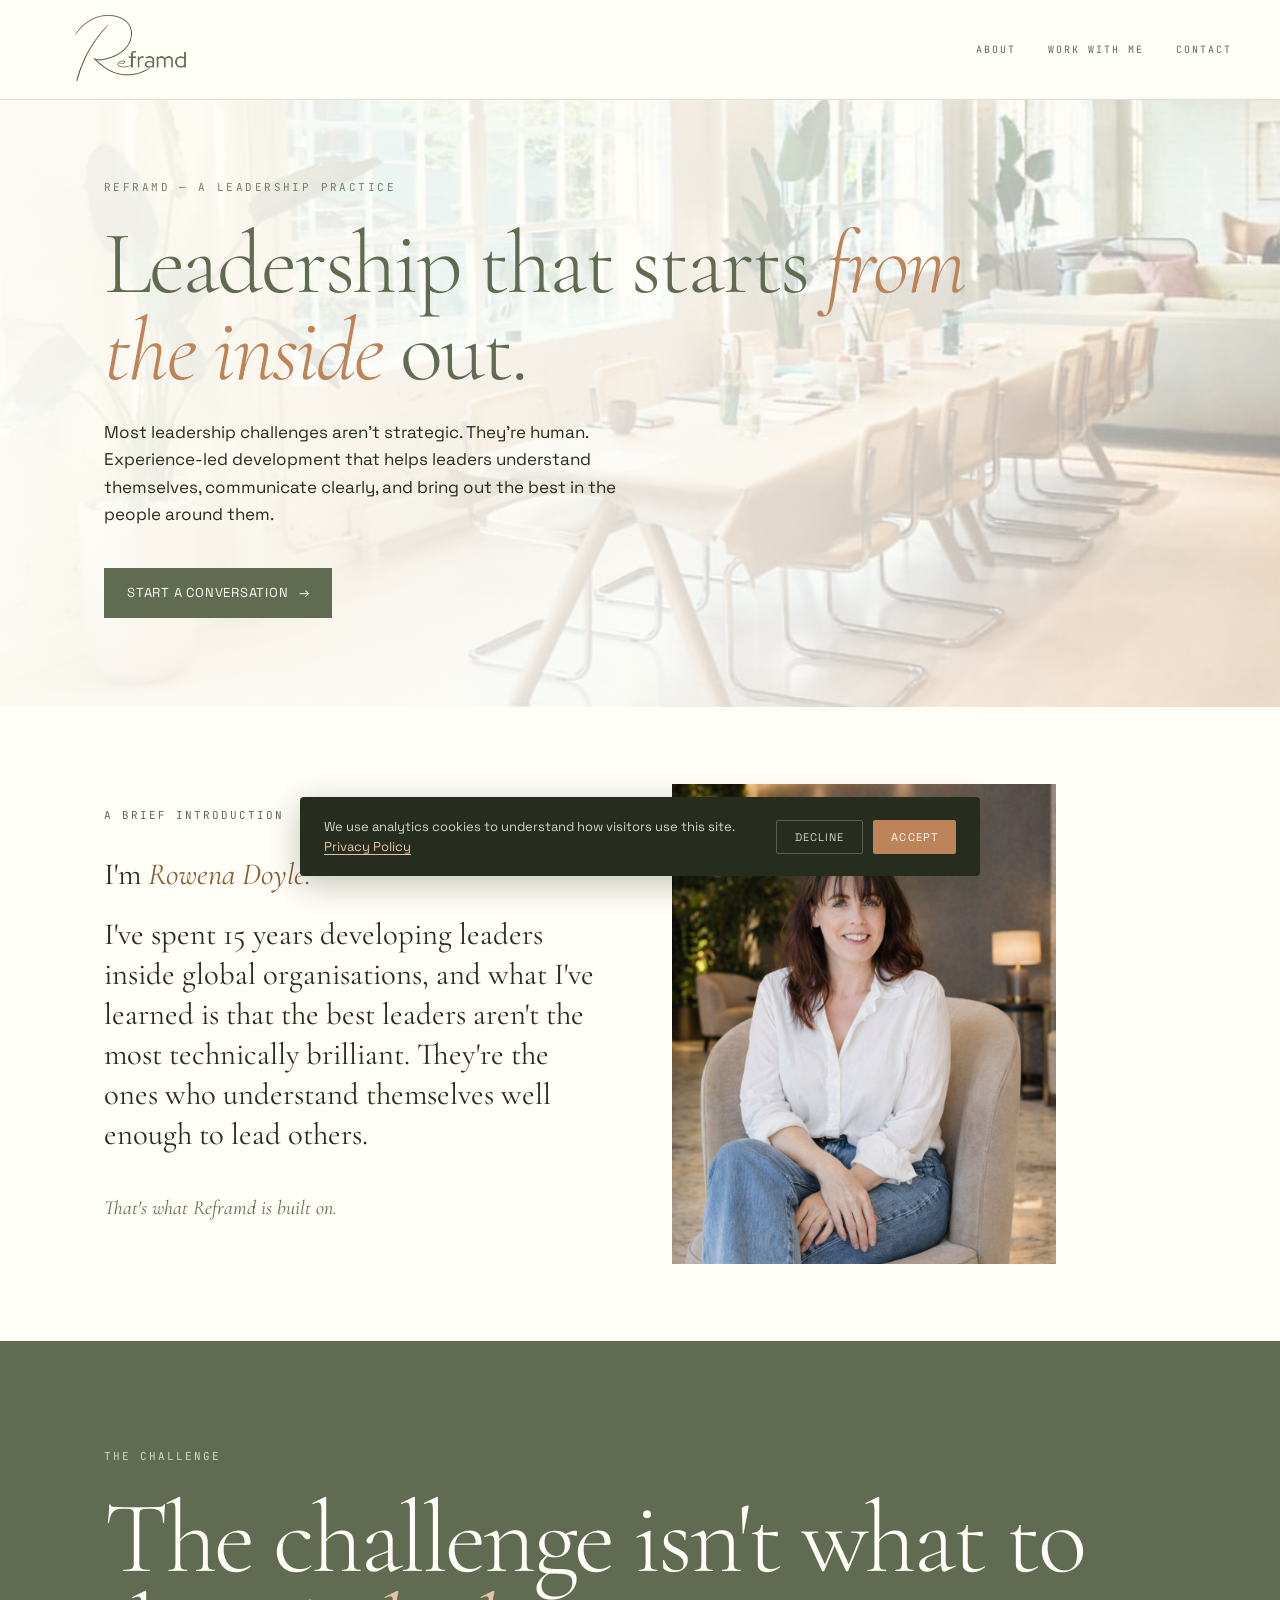
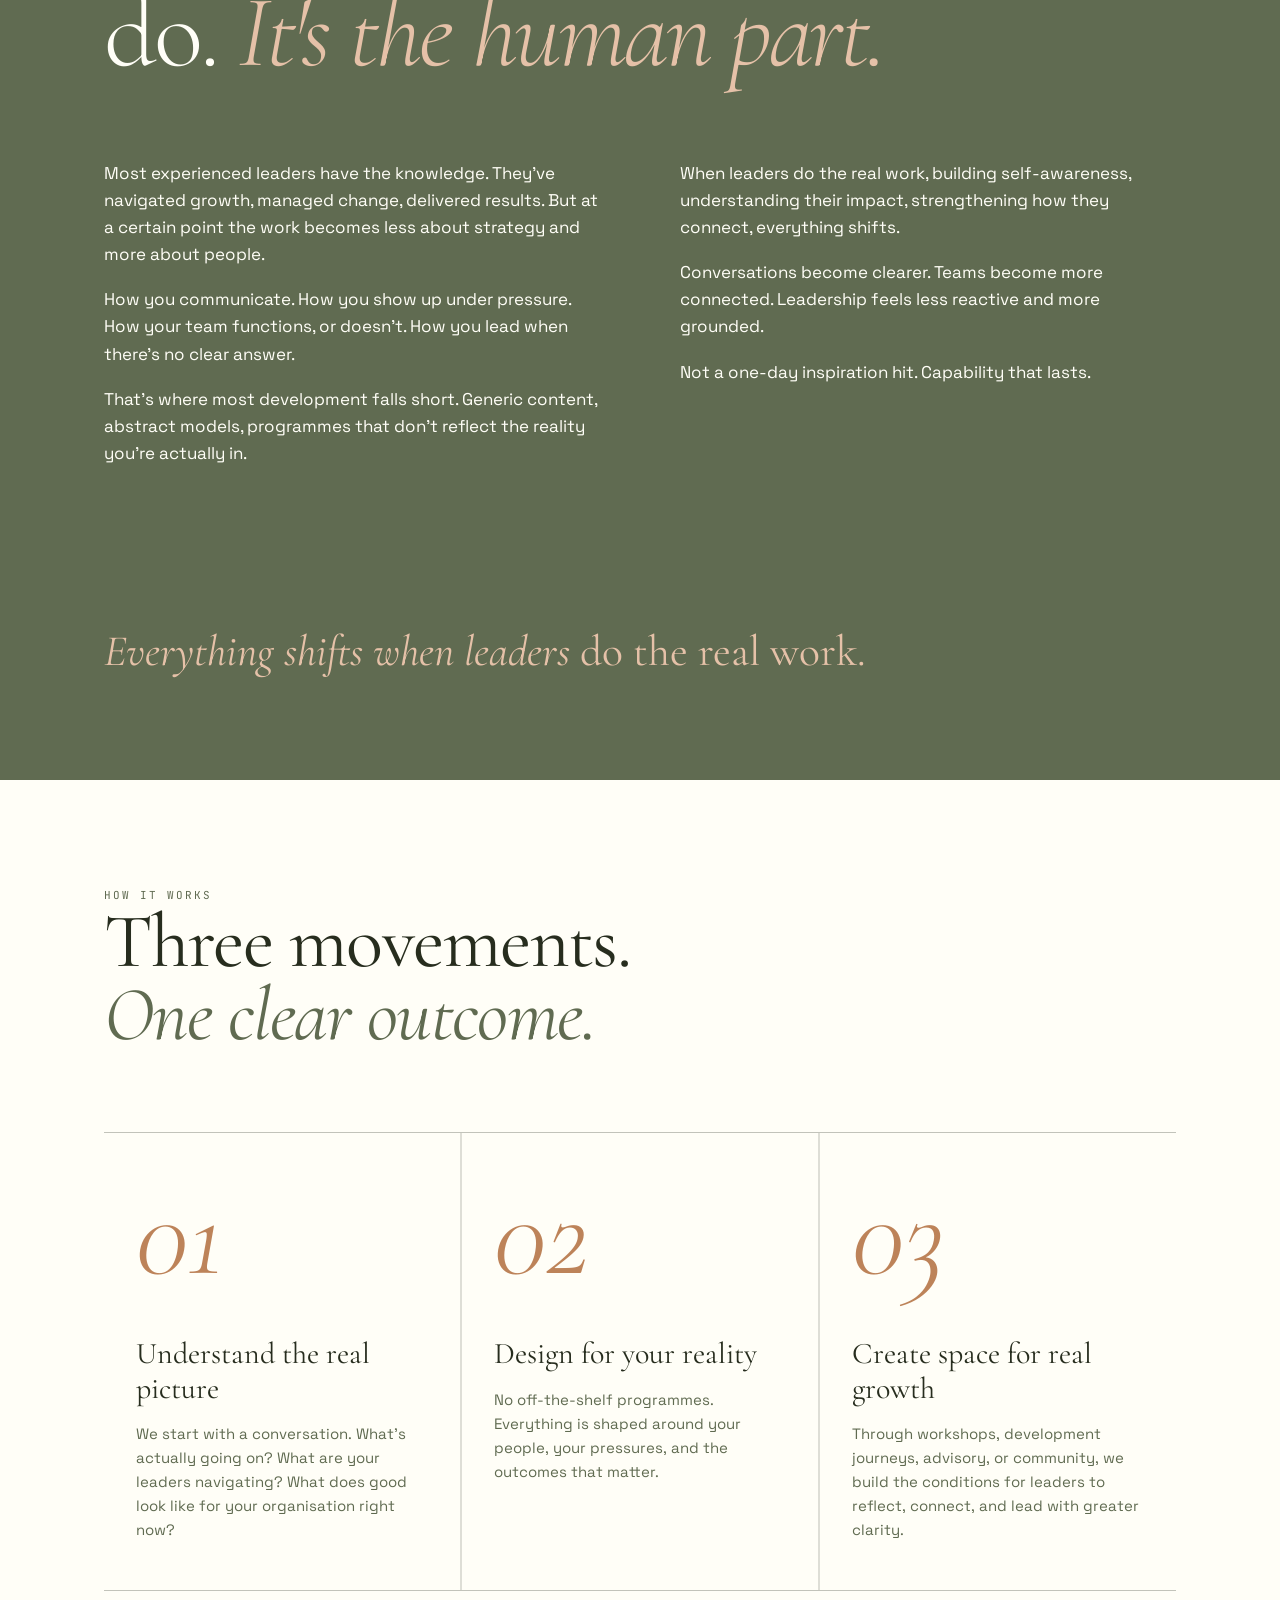
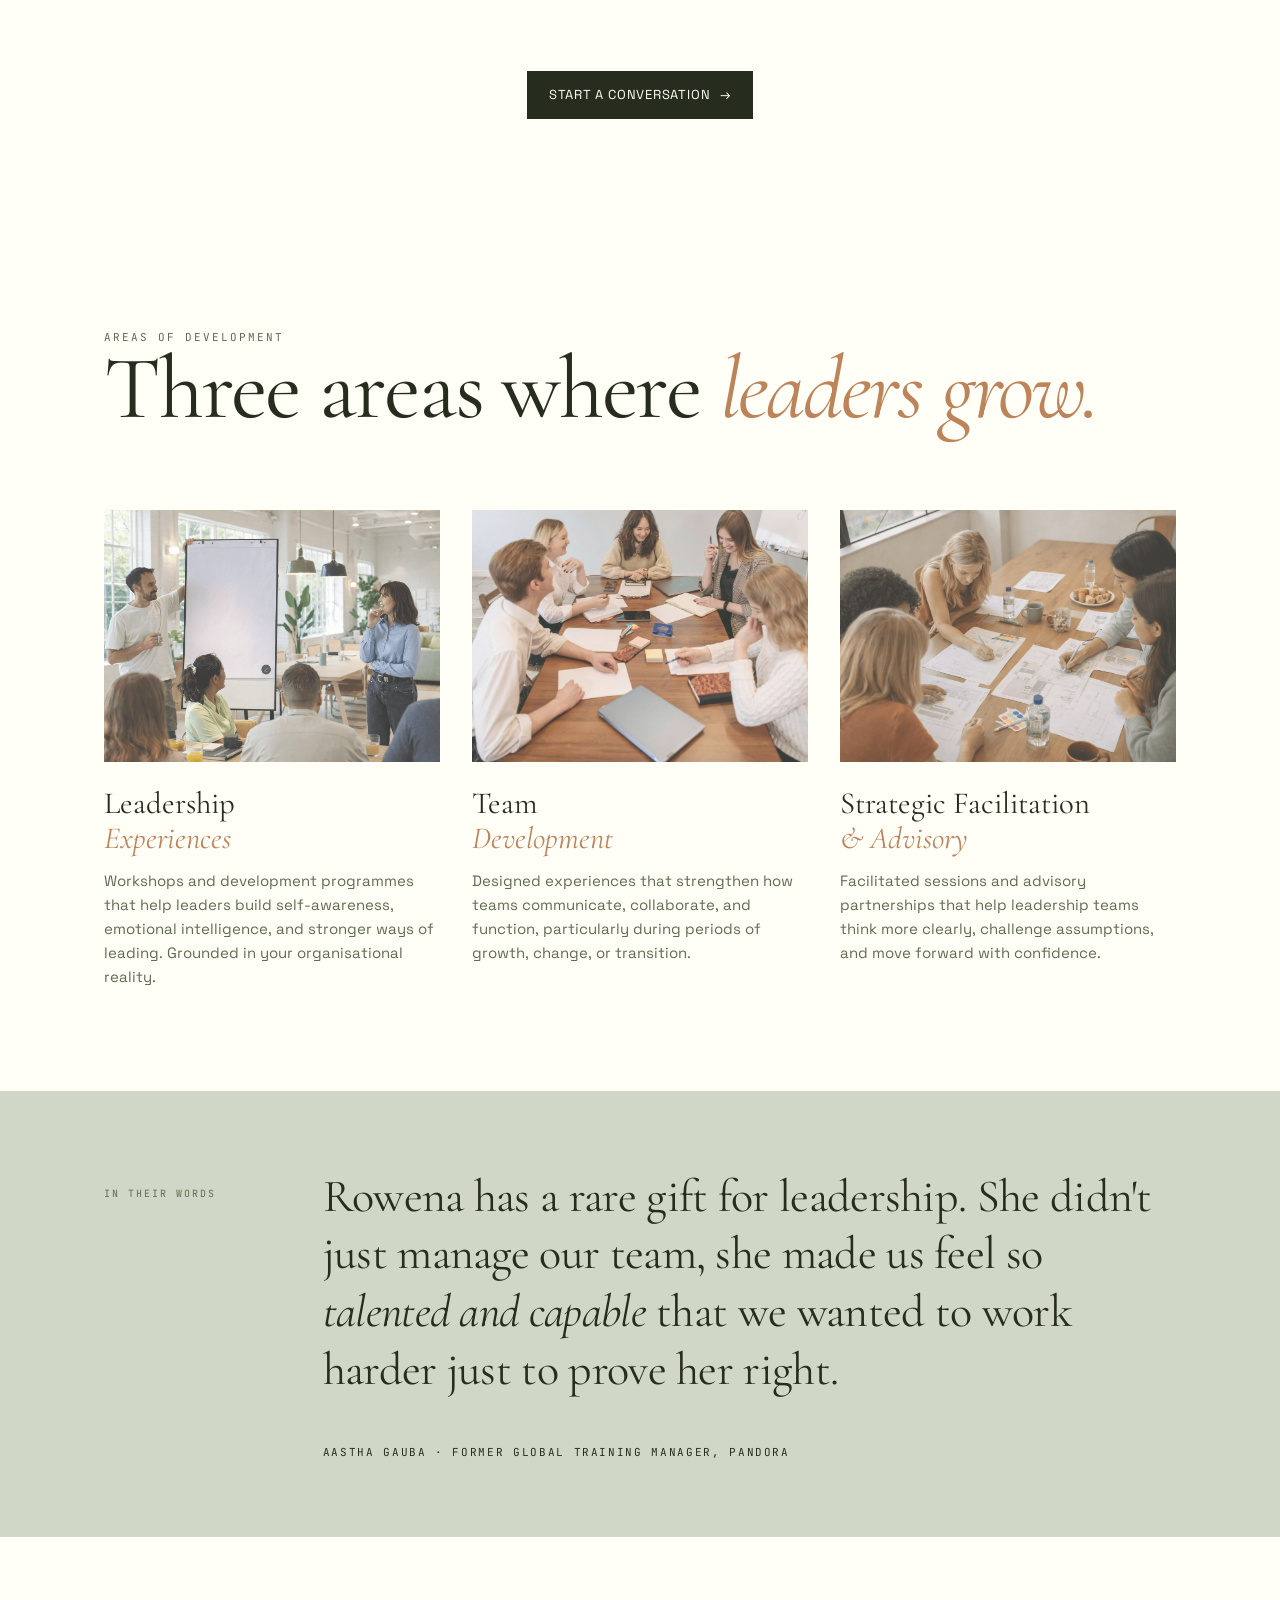
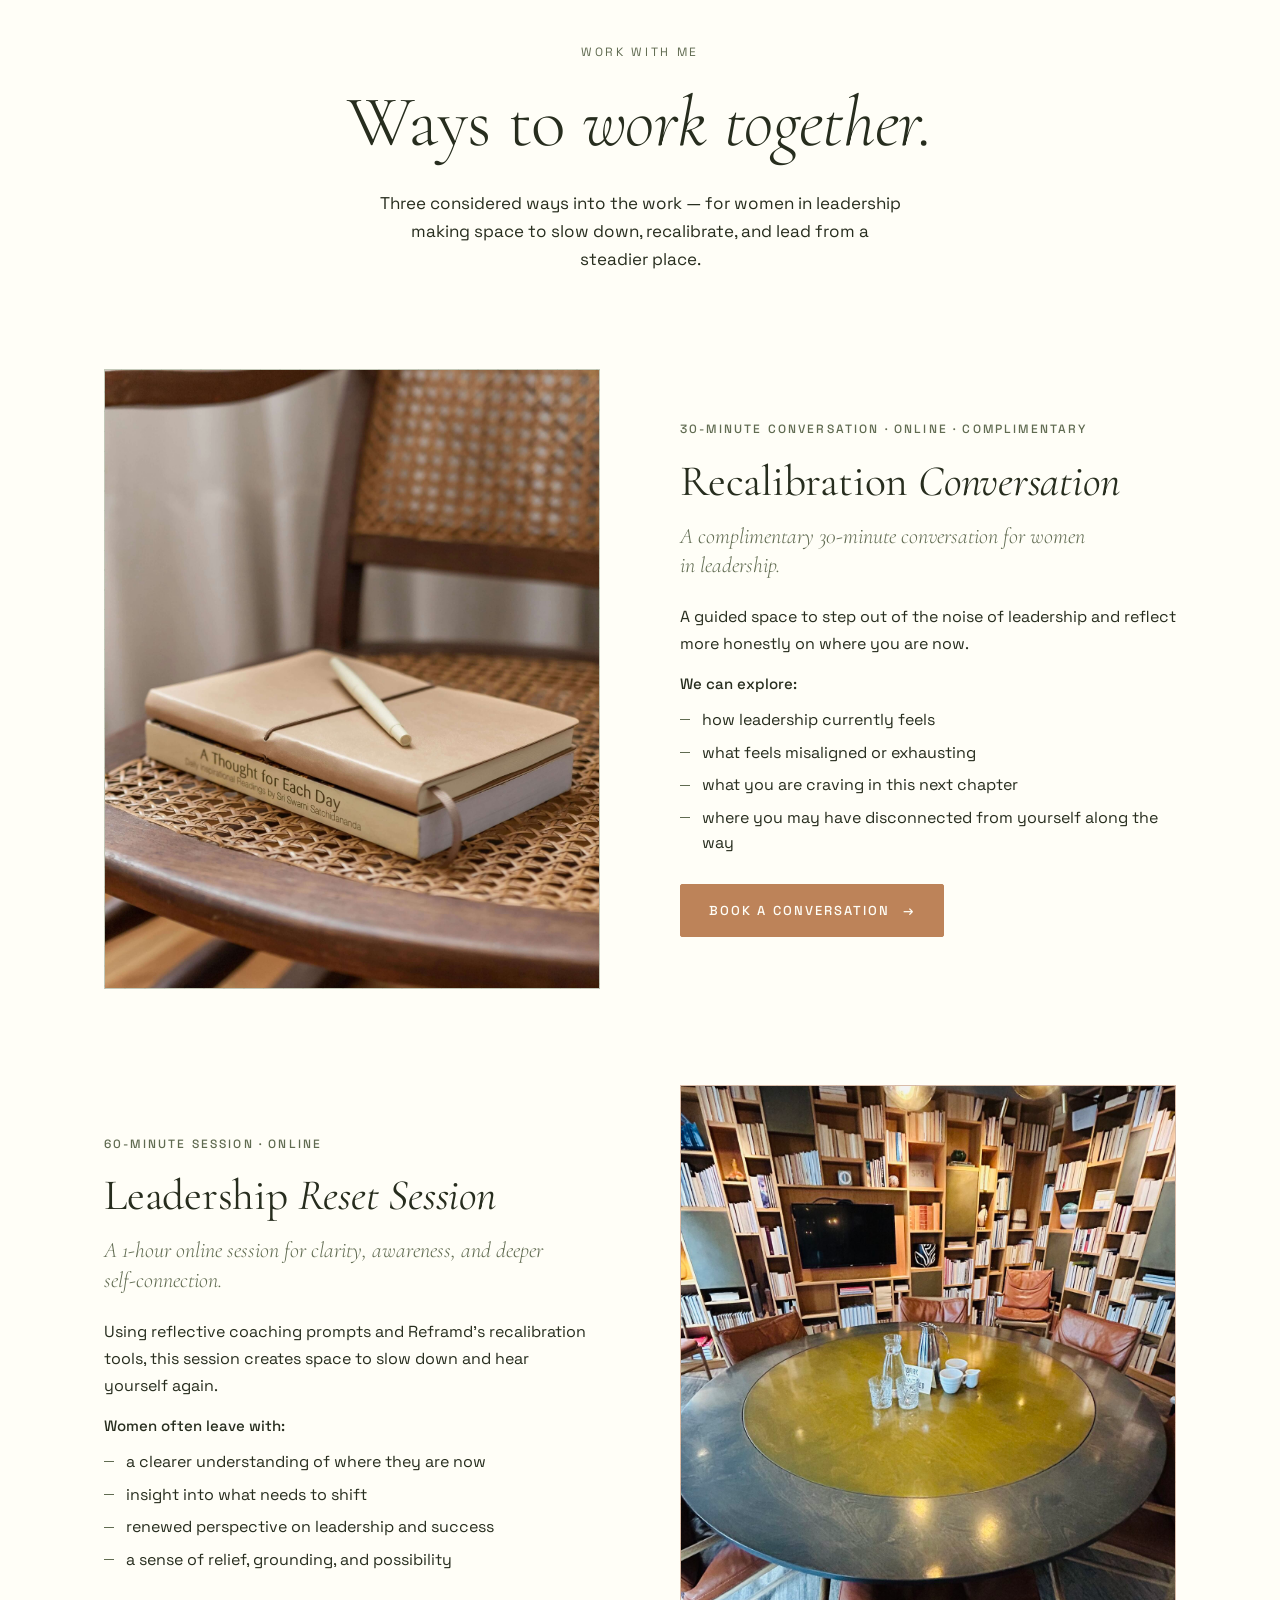
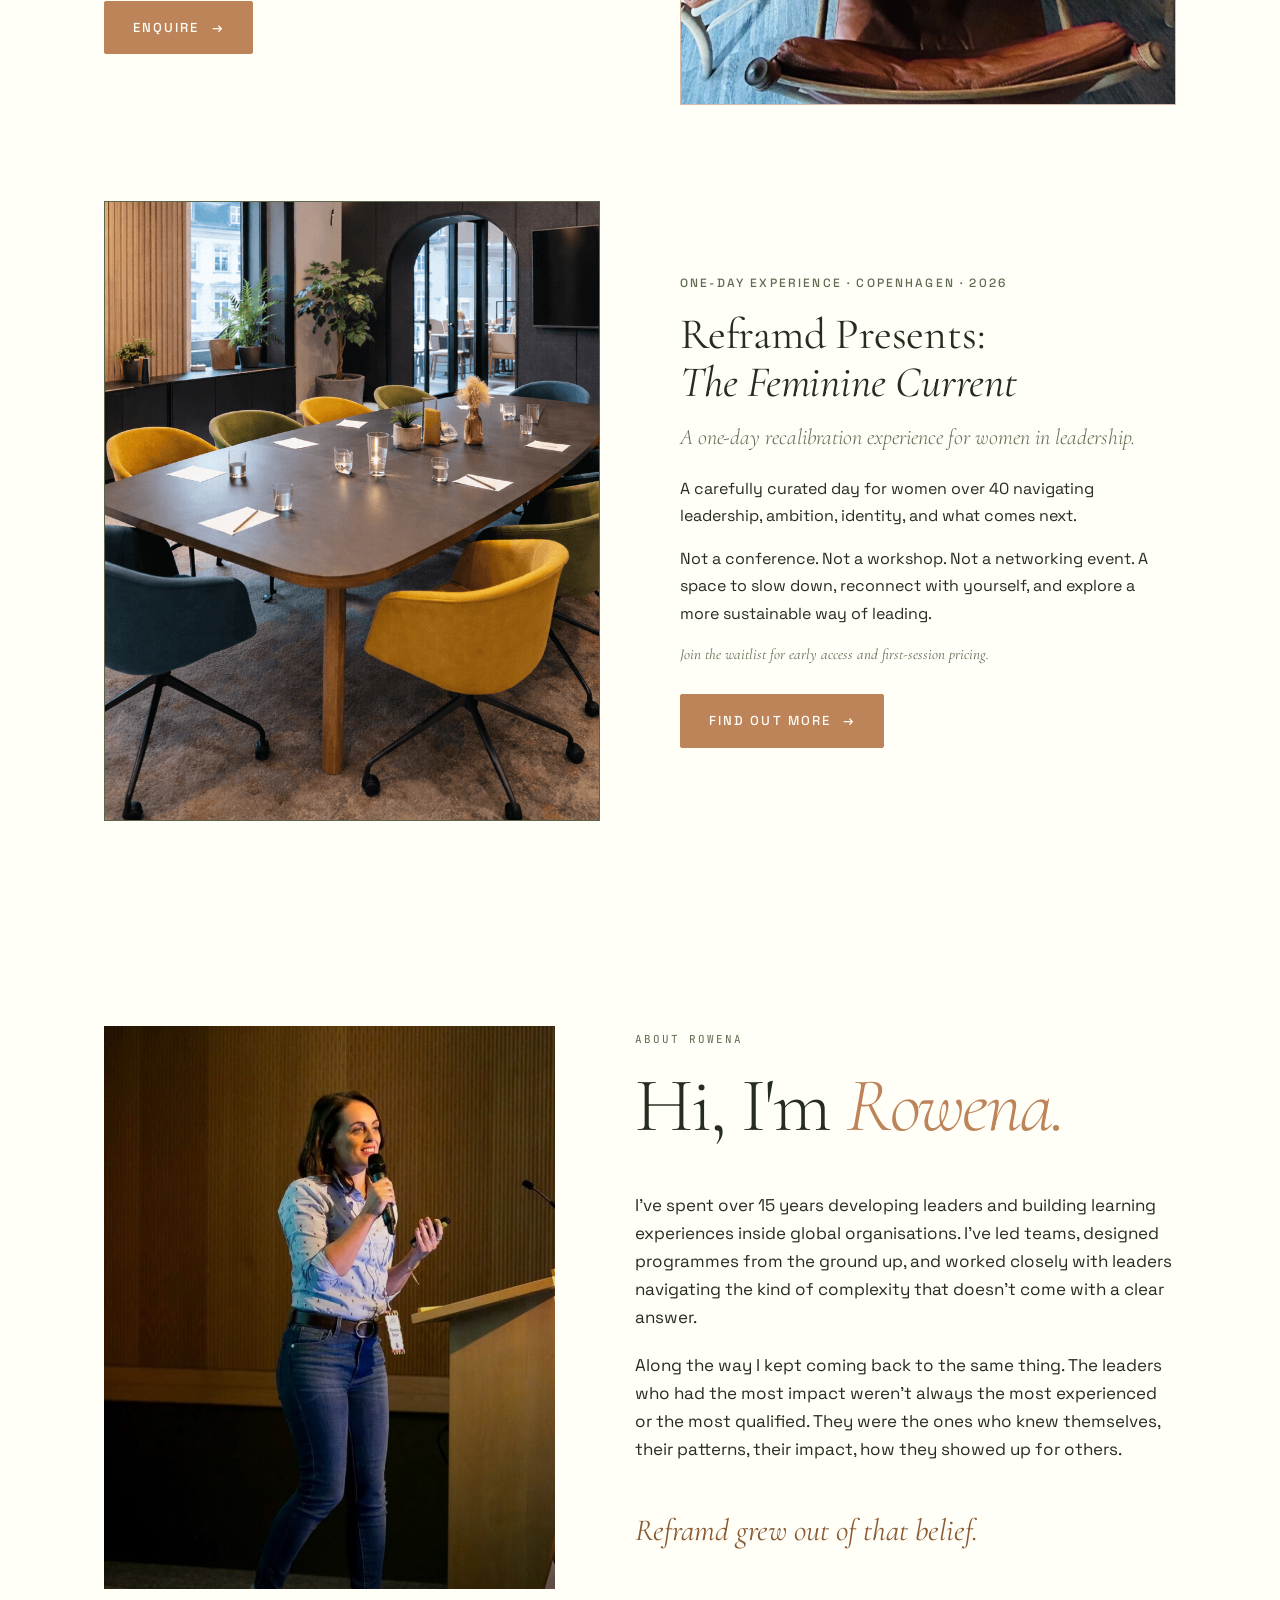
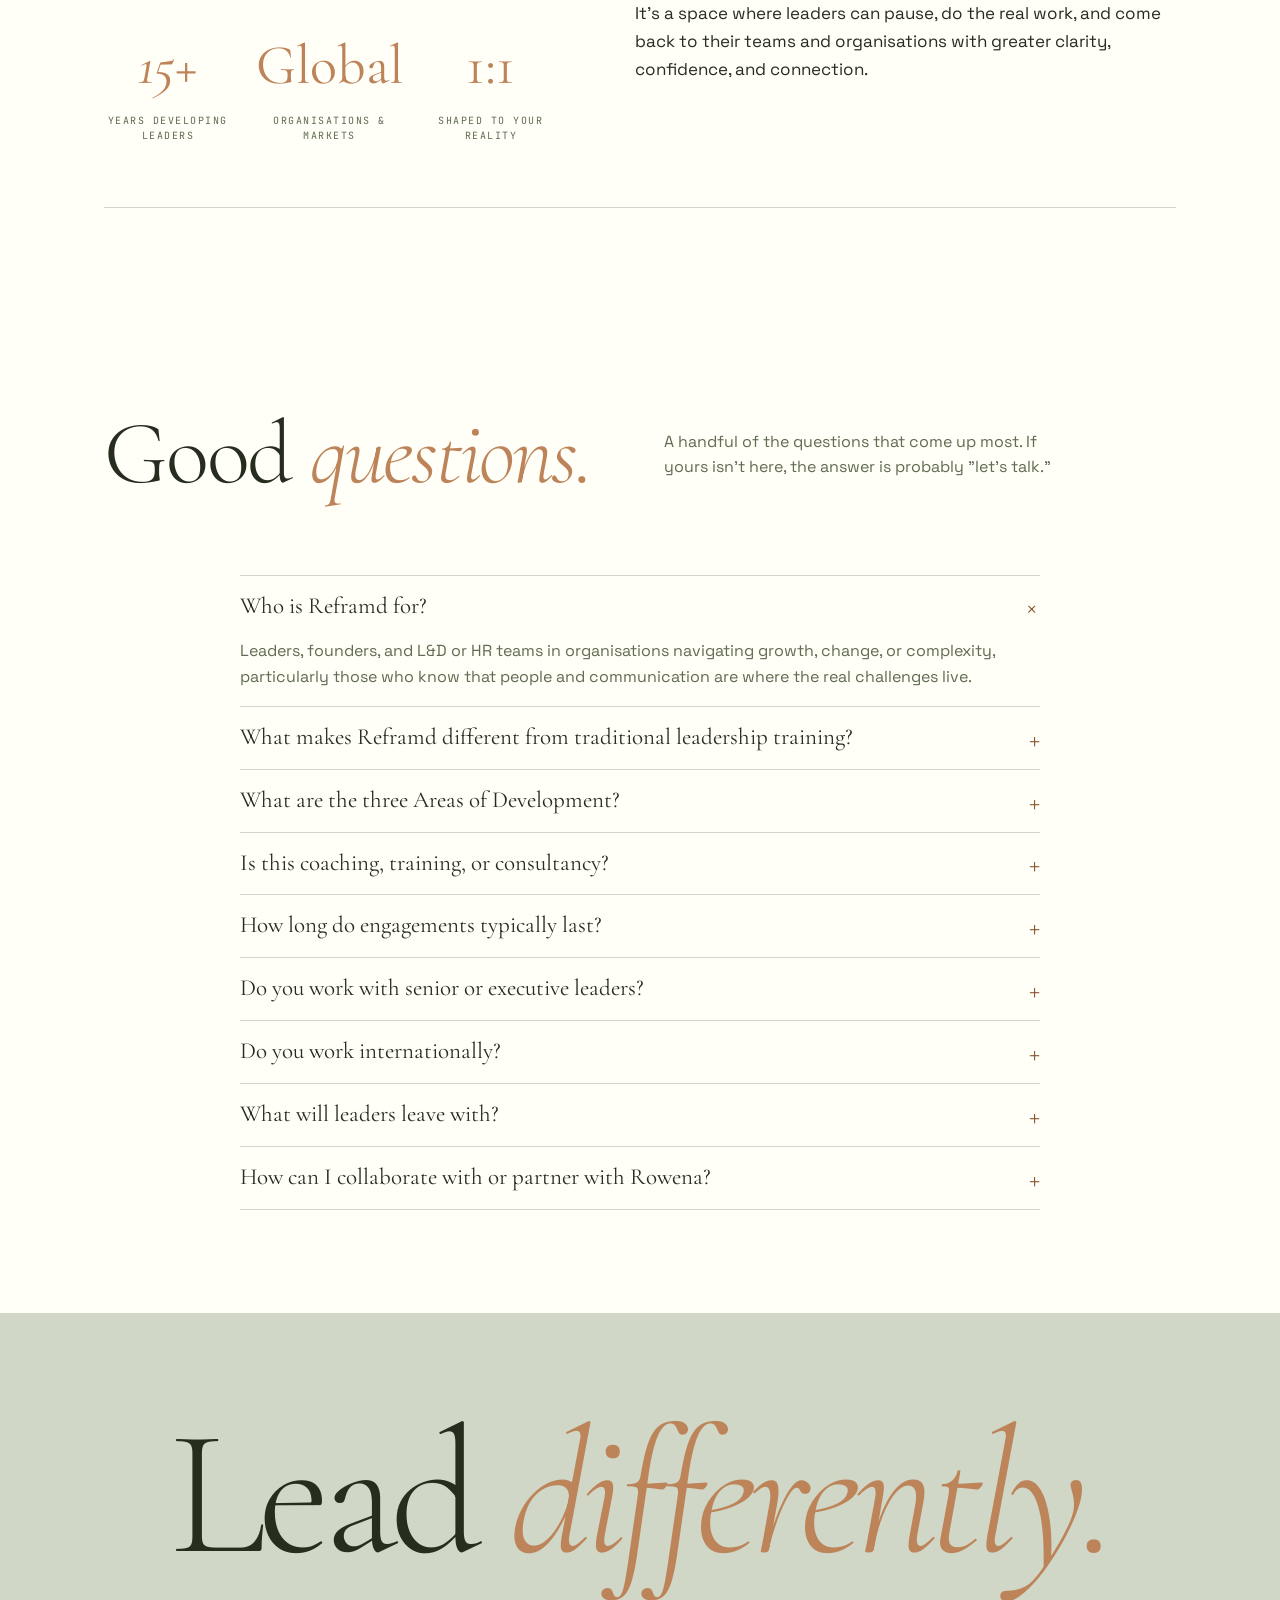
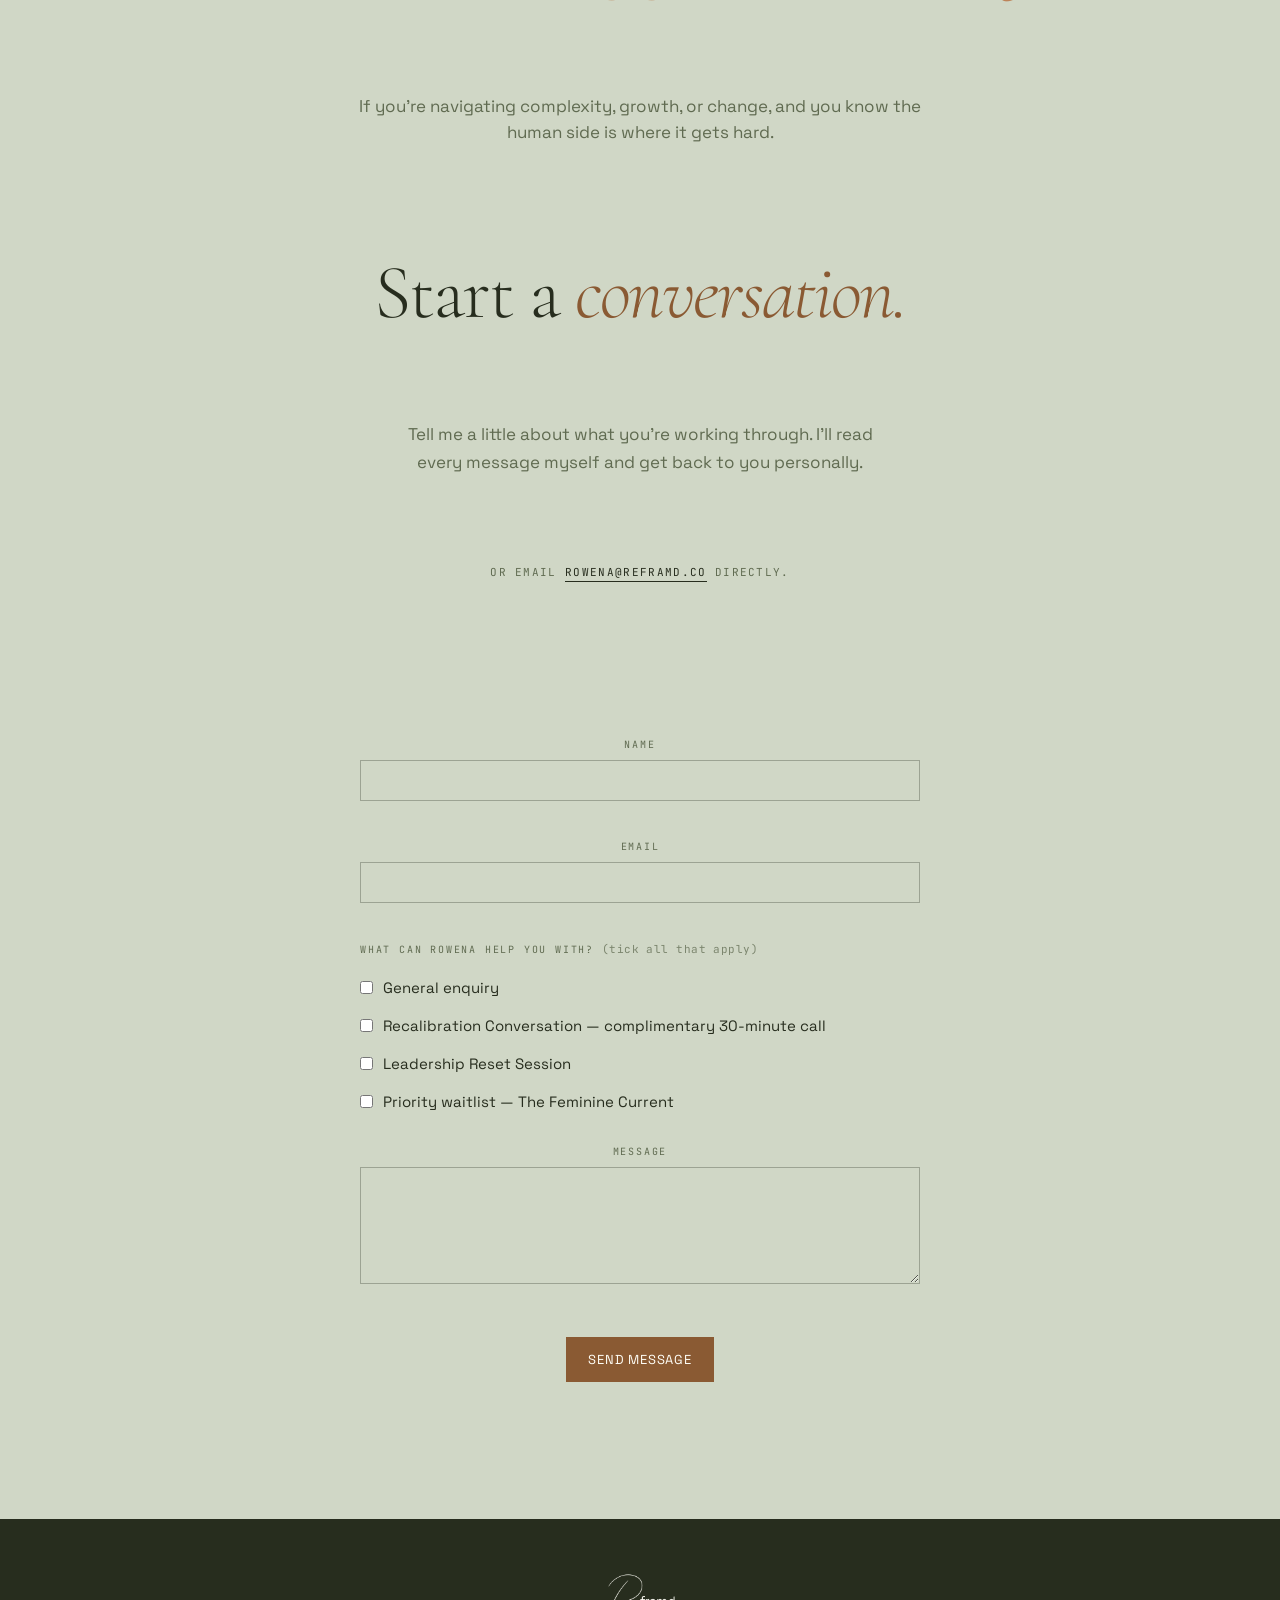
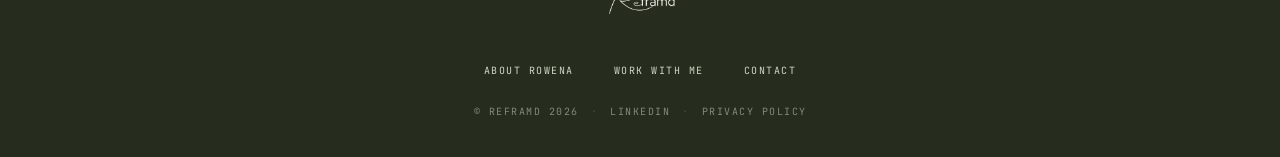
<file: index.html>
<!doctype html>
<html lang="en">
<head>
<meta charset="utf-8" />
<link rel="icon" type="image/png" href="images/reframd-favicon.png" />
<meta name="viewport" content="width=device-width, initial-scale=1" />
<title>Reframd — Leadership Development &amp; Coaching | Rowena Doyle</title>
<meta name="description" content="Experience-led leadership development by Rowena Doyle. Workshops, advisory, and team programmes for leaders navigating growth, change, and complexity. Based in Copenhagen, working globally.">
<meta name="google-site-verification" content="uLUqPHSn7f1dhTR7btSHMHsX4WAd2e52ZRzYVUlG67E" />
<link rel="canonical" href="https://reframd.co/">
<meta property="og:type" content="website">
<meta property="og:url" content="https://reframd.co/">
<meta property="og:title" content="Reframd — Leadership Development &amp; Coaching | Rowena Doyle">
<meta property="og:description" content="Experience-led leadership development by Rowena Doyle. Workshops, advisory, and team programmes for leaders navigating growth, change, and complexity.">
<meta property="og:image" content="https://reframd.co/images/og-image.jpg">
<meta property="og:site_name" content="Reframd">
<meta name="twitter:card" content="summary_large_image">
<meta name="twitter:title" content="Reframd — Leadership Development &amp; Coaching | Rowena Doyle">
<meta name="twitter:description" content="Experience-led leadership development by Rowena Doyle. Workshops, advisory, and team programmes for leaders navigating growth, change, and complexity.">
<meta name="twitter:image" content="https://reframd.co/images/og-image.jpg">
<script type="application/ld+json">
{
  "@context": "https://schema.org",
  "@type": "ProfessionalService",
  "name": "Reframd",
  "url": "https://reframd.co",
  "description": "Experience-led leadership development and coaching by Rowena Doyle. Workshops, advisory, and team programmes for leaders navigating growth, change, and complexity.",
  "founder": {
    "@type": "Person",
    "name": "Rowena Doyle",
    "jobTitle": "Founder",
    "url": "https://reframd.co",
    "sameAs": ["https://www.linkedin.com/in/rowena-doyle-31a00718/"]
  },
  "address": {
    "@type": "PostalAddress",
    "addressLocality": "Copenhagen",
    "addressCountry": "DK"
  },
  "areaServed": "Worldwide",
  "sameAs": ["https://www.linkedin.com/in/rowena-doyle-31a00718/"]
}
</script>
<script type="application/ld+json">
{
  "@context": "https://schema.org",
  "@type": "Person",
  "name": "Rowena Doyle",
  "jobTitle": "Founder, Reframd",
  "url": "https://reframd.co",
  "description": "Leadership development specialist with over 15 years developing leaders inside global organisations.",
  "address": {
    "@type": "PostalAddress",
    "addressLocality": "Copenhagen",
    "addressCountry": "DK"
  },
  "sameAs": ["https://www.linkedin.com/in/rowena-doyle-31a00718/"]
}
</script>
<script type="application/ld+json">
{
  "@context": "https://schema.org",
  "@type": "FAQPage",
  "mainEntity": [
    {
      "@type": "Question",
      "name": "Who is Reframd for?",
      "acceptedAnswer": {
        "@type": "Answer",
        "text": "Leaders, founders, and L&D or HR teams in organisations navigating growth, change, or complexity, particularly those who know that people and communication are where the real challenges live."
      }
    },
    {
      "@type": "Question",
      "name": "What makes Reframd different from traditional leadership training?",
      "acceptedAnswer": {
        "@type": "Answer",
        "text": "Everything is shaped around your context. No generic content, no pre-packaged models. The focus is practical capability that reflects the reality your leaders are actually in."
      }
    },
    {
      "@type": "Question",
      "name": "What are the three Areas of Development?",
      "acceptedAnswer": {
        "@type": "Answer",
        "text": "Leadership Experiences, Team Development, and Strategic Facilitation & Advisory. Each one is shaped to your context, whether that's developing individual leaders, strengthening how a team works together, or partnering at a strategic level. Engagements often draw on more than one."
      }
    },
    {
      "@type": "Question",
      "name": "Is this coaching, training, or consultancy?",
      "acceptedAnswer": {
        "@type": "Answer",
        "text": "It can include elements of all three. Workshops, advisory partnerships, leadership experiences, or speaking. The structure is always shaped around what's real for your organisation."
      }
    },
    {
      "@type": "Question",
      "name": "How long do engagements typically last?",
      "acceptedAnswer": {
        "@type": "Answer",
        "text": "It varies. Some organisations start with a single workshop or keynote. Others develop longer-term leadership journeys or advisory partnerships. It's always built around your needs and timeline."
      }
    },
    {
      "@type": "Question",
      "name": "Do you work with senior or executive leaders?",
      "acceptedAnswer": {
        "@type": "Answer",
        "text": "Yes. Much of Rowena's experience is with senior leaders navigating strategic complexity. The approach respects experience and creates space for deeper thinking, honest challenge, and greater clarity."
      }
    },
    {
      "@type": "Question",
      "name": "Do you work internationally?",
      "acceptedAnswer": {
        "@type": "Answer",
        "text": "Yes. Rowena has worked globally for over 15 years and partners with organisations across different markets. Sessions can be delivered in person or virtually."
      }
    },
    {
      "@type": "Question",
      "name": "What will leaders leave with?",
      "acceptedAnswer": {
        "@type": "Answer",
        "text": "It's a space where leaders can pause, do the real work, and come back to their teams and organisations with greater clarity, confidence, and connection."
      }
    },
    {
      "@type": "Question",
      "name": "How can I collaborate with or partner with Rowena?",
      "acceptedAnswer": {
        "@type": "Answer",
        "text": "Speaking at your organisation or event, an advisory partnership, co-hosting a roundtable, a podcast conversation, or collaborating on written content. If you have something in mind, start a conversation."
      }
    }
  ]
}
</script>
<link rel="preconnect" href="https://fonts.googleapis.com">
<link rel="preconnect" href="https://fonts.gstatic.com" crossorigin>
<link rel="stylesheet" href="https://fonts.googleapis.com/css2?family=Cormorant+Garamond:ital,wght@0,300;0,400;0,500;1,300;1,400&family=Space+Grotesk:wght@300;400;500&display=swap">
<link rel="stylesheet" href="styles/base.css" />
<link rel="stylesheet" href="styles/d2-asymmetric.css" />
<style>
/* ============================================================
   MOBILE RESPONSIVE — all breakpoints in one place
   @media (max-width: 768px) covers tablets and phones
   @media (max-width: 480px) covers small phones
   ============================================================ */

/* ---- Hamburger: hide on desktop, show on mobile ---- */
.d2-nav-toggle { display: none; }

@media (max-width: 768px) {

  /* Global */
  img { max-width: 100%; height: auto; }
  .btn { min-height: 44px; padding: 12px 20px; }
  .chrome {
    top: 8px;
    left: 50%;
    transform: translateX(-50%);
    white-space: nowrap;
  }
  .chrome button { padding: 7px 11px; }

  /* ---- D2 Header & hamburger ---- */
  .d2-side {
    height: auto;
    min-height: 72px;
    padding: 14px 24px;
    flex-wrap: wrap;
    align-items: center;
  }
  .d2-side .logo-ph {
    width: 120px !important;
    height: 60px !important;
  }
  .d2-nav-toggle {
    display: flex;
    flex-direction: column;
    justify-content: center;
    gap: 5px;
    background: none;
    border: none;
    cursor: pointer;
    padding: 10px;
    margin-left: auto;
    min-height: 44px;
    min-width: 44px;
    align-items: center;
  }
  .d2-nav-toggle span {
    display: block;
    width: 22px;
    height: 1.5px;
    background: var(--ink);
  }
  .d2-side .anchors {
    display: none;
    flex-direction: column;
    width: 100%;
    gap: 0;
    padding: 12px 0 8px;
    border-top: 1px solid rgba(39,45,30,0.1);
    margin-top: 8px;
  }
  .d2-side .anchors.is-open { display: flex; }
  .d2-side .anchors a {
    padding: 13px 0;
    font-size: 12px;
    border-bottom: 1px solid rgba(39,45,30,0.07);
  }
  .d2 section[id] { scroll-margin-top: 90px; }

  /* ---- D2 Hero ---- */
  .d2-hero {
    padding-block: 120px 56px;
    min-height: 56vh;
  }
  .d2-hero h1 {
    font-size: clamp(36px, 10vw, 64px);
  }

  /* ---- D2 About short ---- */
  .d2-about-short { padding-block: 72px !important; padding-inline: 0 !important; }
  .d2-about-short .inner { grid-template-columns: 1fr !important; gap: 40px; }

  /* ---- D2 Problem ---- */
  .d2-problem { padding-block: 72px 56px !important; padding-inline: 0 !important; }
  .d2-problem h2 { font-size: clamp(32px, 8vw, 64px) !important; margin-bottom: 40px; }
  .d2-problem .body { grid-template-columns: 1fr !important; gap: 0; }
  .d2-problem .pull { font-size: clamp(20px, 5vw, 32px) !important; padding-top: 36px; }

  /* ---- D2 How we work ---- */
  .d2-how { padding-block: 72px !important; padding-inline: 0 !important; }
  .d2-how .head { margin-bottom: 40px; }
  .d2-how h2 { font-size: clamp(32px, 8vw, 64px) !important; }
  .d2-how .steps { grid-template-columns: 1fr !important; }
  .d2-how .step { min-height: auto !important; }
  .d2-how .cta-row { margin-top: 48px; }

  /* ---- D2 Areas of Development ---- */
  .d2-services { padding-block: 72px !important; padding-inline: 0 !important; }
  .d2-services h2 { font-size: clamp(32px, 8vw, 64px) !important; }
  .d2-services .areas-grid {
    grid-template-columns: 1fr !important;
    gap: 32px;
  }
  .d2-services .area-card__title { font-size: clamp(22px, 5.5vw, 30px) !important; }

  /* ---- D2 Testimonial ---- */
  .d2-testimonial { padding-block: 72px !important; padding-inline: 0 !important; }
  .d2-testimonial .inner { grid-template-columns: 1fr !important; gap: 20px; }
  .d2-testimonial blockquote { font-size: clamp(20px, 5vw, 32px) !important; }

  /* ---- D2 About full ---- */
  .d2-about-full { padding-block: 72px !important; padding-inline: 0 !important; }
  .d2-about-full .inner { grid-template-columns: 1fr !important; gap: 40px; }
  .d2-about-full h2 { font-size: clamp(32px, 8vw, 64px) !important; }
  .d2-about-full .stats { grid-template-columns: 1fr 1fr !important; }
  .d2-about-full .stat .num { font-size: 38px !important; }

  /* ---- D2 FAQ ---- */
  .d2-faq { padding-block: 72px !important; padding-inline: 0 !important; }
  .d2-faq .head { grid-template-columns: 1fr !important; gap: 20px; margin-bottom: 40px; }
  .d2-faq h2 { font-size: clamp(32px, 8vw, 64px) !important; }

  /* ---- D2 Contact / merged section ---- */
  .d2-contact { padding-block: 72px !important; padding-inline: 0 !important; }
  .d2-contact .inner { grid-template-columns: 1fr !important; gap: 40px; }
  .d2-contact h2 { font-size: clamp(28px, 7vw, 56px) !important; }
  .d2-contact .contact-submit { width: 100%; justify-content: center; min-height: 48px; }
  .d2-final-merge h2.final-h2 { font-size: clamp(44px, 11vw, 88px) !important; }
  .d2-final-merge h2:not(.final-h2) { font-size: clamp(28px, 7vw, 52px) !important; }
  .d2-final-merge .contact-form-wrap { max-width: 100%; }

  /* ---- D2 Footer ---- */
  .d2-footer { padding: 32px 24px !important; gap: 20px; }
  .d2-footer .footer-logo { width: 120px !important; height: 60px !important; }
  .d2-footer .footer-nav { flex-wrap: wrap; justify-content: center; gap: 12px 20px; }
  .d2-footer .footer-bottom { flex-wrap: wrap; justify-content: center; gap: 8px; }
}

@media (max-width: 480px) {
  .d2-hero h1 { font-size: clamp(32px, 10vw, 52px) !important; }
  .d2-problem h2 { font-size: clamp(28px, 9vw, 48px) !important; }
  .d2-final-merge h2.final-h2 { font-size: clamp(36px, 11vw, 64px) !important; }
  .d2-about-full .stats { grid-template-columns: 1fr !important; }
}

/* ============================================================
   WAYS TO WORK TOGETHER — three service blocks
   Brand-scoped tokens (Reframd palette)
   ============================================================ */
.ways {
  --ways-bg: #FFFEF7;
  --ways-surface: #FFFFFF;
  --ways-sage-light: #D0D7C6;
  --ways-sage-mid: #606B51;
  --ways-deep-forest: #272D1E;
  --ways-terracotta: #BD8359;
  --ways-terracotta-deep: #9A6A45;
  --ways-blush: #E8C9B5;

  --ways-serif: "Cormorant Garamond", "Iowan Old Style", "Palatino Linotype", Palatino, Georgia, serif;
  --ways-sans: "Space Grotesk", -apple-system, BlinkMacSystemFont, "Segoe UI", Helvetica, Arial, sans-serif;

  background: var(--ways-bg);
  color: var(--ways-deep-forest);
  padding-block: clamp(64px, 8vw, 120px);
  padding-inline: 0;
  font-family: var(--ways-sans);
  -webkit-font-smoothing: antialiased;
  -moz-osx-font-smoothing: grayscale;
}
.ways__inner {
  max-width: 1200px;
  margin: 0 auto;
}
.ways__header {
  max-width: 720px;
  margin: 0 auto 96px;
  text-align: center;
}
.ways__eyebrow {
  display: inline-block;
  font-family: var(--ways-sans);
  font-size: 12px;
  font-weight: 400;
  letter-spacing: 0.22em;
  text-transform: uppercase;
  color: var(--ways-sage-mid);
  margin-bottom: 24px;
}
.ways__title {
  font-family: var(--ways-serif);
  font-weight: 300;
  font-size: clamp(44px, 6vw, 72px);
  line-height: 1.05;
  letter-spacing: -0.005em;
  color: var(--ways-deep-forest);
  margin: 0 0 28px;
  text-wrap: balance;
}
.ways__title-italic {
  font-style: italic;
  font-weight: 300;
}
.ways__lede {
  font-family: var(--ways-sans);
  font-size: 17px;
  line-height: 1.65;
  color: var(--ways-deep-forest);
  margin: 0 auto;
  max-width: 580px;
  text-wrap: pretty;
}

.ways__list {
  display: flex;
  flex-direction: column;
  gap: 96px;
}

.ways__block {
  display: grid;
  grid-template-columns: 1fr 1fr;
  gap: 80px;
  align-items: center;
}
.ways__block--reverse .ways__media { order: 2; }

.ways__media {
  width: 100%;
}
.ways__img-ph {
  position: relative;
  width: 100%;
  aspect-ratio: 4 / 5;
  background: var(--ways-sage-light);
  background-image:
    repeating-linear-gradient(
      135deg,
      rgba(39,45,30,0.05) 0,
      rgba(39,45,30,0.05) 1px,
      transparent 1px,
      transparent 14px
    );
  border: 1px solid rgba(39,45,30,0.08);
  display: flex;
  align-items: flex-end;
  justify-content: flex-start;
  overflow: hidden;
}
.ways__img-ph--blush { background-color: var(--ways-blush); }
.ways__img-ph--sage  { background-color: var(--ways-sage-mid); }
.ways__img-ph--sage .ways__img-label { color: var(--ways-bg); }
.ways__img-label {
  font-family: ui-monospace, "SF Mono", Menlo, Consolas, monospace;
  font-size: 11px;
  letter-spacing: 0.12em;
  text-transform: lowercase;
  color: var(--ways-deep-forest);
  padding: 16px 18px;
  opacity: 0.65;
}

.ways__body {
  max-width: 520px;
}
.ways__meta {
  font-family: var(--ways-sans);
  font-size: 12px;
  font-weight: 500;
  letter-spacing: 0.18em;
  text-transform: uppercase;
  color: var(--ways-sage-mid);
  margin: 0 0 18px;
  line-height: 1.6;
}
.ways__heading {
  font-family: var(--ways-serif);
  font-weight: 400;
  font-size: clamp(32px, 3.4vw, 44px);
  line-height: 1.1;
  letter-spacing: -0.005em;
  color: var(--ways-deep-forest);
  margin: 0 0 16px;
  text-wrap: balance;
}
.ways__italic { font-style: italic; font-weight: 400; }
.ways__sub {
  font-family: var(--ways-serif);
  font-style: italic;
  font-weight: 300;
  font-size: 22px;
  line-height: 1.35;
  color: var(--ways-sage-mid);
  margin: 0 0 22px;
  text-wrap: pretty;
}
.ways__copy {
  font-family: var(--ways-sans);
  font-size: 16px;
  line-height: 1.7;
  color: var(--ways-deep-forest);
  margin: 0 0 16px;
  text-wrap: pretty;
}
.ways__list-intro {
  font-family: var(--ways-sans);
  font-size: 15px;
  font-weight: 500;
  color: var(--ways-deep-forest);
  margin: 6px 0 12px;
}
.ways__bullets {
  list-style: none;
  padding: 0;
  margin: 0 0 28px;
  display: flex;
  flex-direction: column;
  gap: 8px;
}
.ways__bullets li {
  position: relative;
  padding-left: 22px;
  font-family: var(--ways-sans);
  font-size: 16px;
  line-height: 1.55;
  color: var(--ways-deep-forest);
}
.ways__bullets li::before {
  content: "";
  position: absolute;
  left: 0;
  top: 0.7em;
  width: 10px;
  height: 1px;
  background: var(--ways-sage-mid);
}
.ways__closing {
  font-family: var(--ways-serif);
  font-size: 15px;
  line-height: 1.55;
  color: var(--ways-sage-mid);
  margin: 6px 0 28px;
}
.ways__closing em { font-style: italic; }

.ways__cta {
  display: inline-flex;
  align-items: center;
  gap: 12px;
  background: var(--ways-terracotta);
  color: var(--ways-bg);
  padding: 16px 28px;
  min-height: 48px;
  font-family: var(--ways-sans);
  font-size: 13px;
  font-weight: 500;
  letter-spacing: 0.16em;
  text-transform: uppercase;
  text-decoration: none;
  border: 1px solid var(--ways-terracotta);
  border-radius: 2px;
  transition: background-color .2s ease, border-color .2s ease, color .2s ease, transform .2s ease;
  cursor: pointer;
}
.ways__cta:hover,
.ways__cta:focus-visible {
  background: var(--ways-terracotta-deep);
  border-color: var(--ways-terracotta-deep);
  color: var(--ways-bg);
}
.ways__cta:focus-visible {
  outline: 2px solid var(--ways-deep-forest);
  outline-offset: 3px;
}
.ways__arrow {
  display: inline-block;
  transition: transform .25s ease;
}
.ways__cta:hover .ways__arrow { transform: translateX(4px); }

@media (max-width: 980px) {
  .ways { padding: 88px 32px; }
  .ways__header { margin-bottom: 64px; }
  .ways__list { gap: 72px; }
  .ways__block,
  .ways__block--reverse {
    grid-template-columns: 1fr;
    gap: 32px;
  }
  .ways__block--reverse .ways__media { order: 0; }
  .ways__media { max-width: 520px; }
  .ways__img-ph { aspect-ratio: 4 / 5; }
}

@media (max-width: 480px) {
  .ways { padding: 72px 22px; }
  .ways__header { margin-bottom: 48px; }
  .ways__list { gap: 64px; }
  .ways__title { font-size: clamp(36px, 9vw, 52px); }
  .ways__heading { font-size: clamp(26px, 7vw, 36px); }
  .ways__sub { font-size: 19px; }
  .ways__cta { width: 100%; justify-content: center; padding: 14px 22px; min-height: 48px; }
}

/* ---- Cookie consent banner ---- */
#cookie-banner {
  position: fixed;
  bottom: 24px;
  left: 50%;
  transform: translateX(-50%);
  z-index: 9999;
  width: calc(100% - 48px);
  max-width: 680px;
  background: var(--ink);
  color: var(--sage);
  border-radius: 4px;
  padding: 20px 24px;
  display: flex;
  align-items: center;
  gap: 24px;
  box-shadow: 0 8px 32px rgba(39,45,30,0.28);
  font-family: var(--sans);
  font-size: 13px;
  line-height: 1.5;
}
#cookie-banner p { flex: 1; margin: 0; }
#cookie-banner a { color: var(--ochre-light); text-underline-offset: 3px; }
#cookie-banner .cookie-actions { display: flex; gap: 10px; flex-shrink: 0; }
#cookie-banner .cookie-accept {
  background: var(--ochre);
  color: var(--cream);
  border: none;
  border-radius: 2px;
  padding: 9px 18px;
  font-family: var(--sans);
  font-size: 11px;
  letter-spacing: .1em;
  text-transform: uppercase;
  cursor: pointer;
  white-space: nowrap;
}
#cookie-banner .cookie-accept:hover { background: var(--ochre-dark); }
#cookie-banner .cookie-decline {
  background: transparent;
  color: var(--sage);
  border: 1px solid rgba(208,215,198,0.3);
  border-radius: 2px;
  padding: 9px 18px;
  font-family: var(--sans);
  font-size: 11px;
  letter-spacing: .1em;
  text-transform: uppercase;
  cursor: pointer;
  white-space: nowrap;
}
#cookie-banner .cookie-decline:hover { border-color: var(--sage); color: var(--cream); }
#cookie-banner.is-hidden { display: none; }
@media (max-width: 600px) {
  #cookie-banner { flex-direction: column; align-items: flex-start; gap: 16px; bottom: 16px; }
  #cookie-banner .cookie-actions { width: 100%; }
  #cookie-banner .cookie-accept,
  #cookie-banner .cookie-decline { flex: 1; text-align: center; }
}
</style>

</head>
<body>

<!-- Hero tweaks panel -->
<div class="hero-tweaks" id="heroTweaks">
  <div class="label">Hero treatment</div>
  <div class="opts">
    <button data-hero-variant="overlay" class="active">Overlay</button>
    <button data-hero-variant="split">Split</button>
    <button data-hero-variant="typo">Typographic</button>
  </div>
</div>

<main>

<!-- DIRECTION 2 — ASYMMETRIC & DECLARATIVE -->
<section class="direction d2 active" data-direction="2" data-screen-label="D2 Asymmetric Declarative">

  <!-- Sidebar nav -->
  <aside class="d2-side">
    <div class="logo-ph img-ph" style="width:160px;height:80px;"><img src="images/reframd-logo-trans.png" alt="Reframd" width="500" height="298" style="position:absolute;inset:0;width:100%;height:100%;object-fit:contain;"></div>
    <button class="d2-nav-toggle" aria-label="Toggle navigation" aria-expanded="false">
      <span></span><span></span><span></span>
    </button>
    <nav class="anchors">
      <a href="#d2-about-full">About</a>
      <a href="#d2-ways">Work with me</a>
      <a href="#contact">Contact</a>
    </nav>
  </aside>

  <!-- HERO -->
  <section class="d2-hero" id="d2-hero" data-hero>
    <div class="container hero-inner">
      <div class="topbar">
        <span>Reframd — A leadership practice</span>
      </div>
      <h1>
        Leadership that starts <span class="italic">from the inside</span> out.
      </h1>
      <p class="hero-sub">Most leadership challenges aren't strategic. They're human. Experience-led development that helps leaders understand themselves, communicate clearly, and bring out the best in the people around them.</p>
      <a class="btn hero-cta" href="#contact">Start a conversation <span class="arrow">→</span></a>
    </div>
  </section>

  <!-- About short -->
  <section class="d2-about-short" id="d2-about">
    <div class="container inner">
      <div class="text">
        <span class="eyebrow">A brief introduction</span>
        <p>I'm <span class="italic">Rowena Doyle.</span></p>
        <p>I've spent 15 years developing leaders inside global organisations, and what I've learned is that the best leaders aren't the most technically brilliant. They're the ones who understand themselves well enough to lead others.</p>
        <p class="sig">That's what Reframd is built on.</p>
      </div>
      <div class="img-ph"><img src="images/brief-into-reframd-rowena-doyle.png" alt="Rowena Doyle" width="1024" height="1536" loading="lazy" style="position:absolute;inset:0;width:100%;height:100%;object-fit:cover;"></div>
    </div>
  </section>

  <!-- Problem / Outcome -->
  <section class="d2-problem">
    <div class="container">
      <span class="eyebrow">The challenge</span>
      <h2>The challenge isn't what to do. <span class="italic">It's the human part.</span></h2>
      <div class="body">
        <div class="col">
          <p>Most experienced leaders have the knowledge. They've navigated growth, managed change, delivered results. But at a certain point the work becomes less about strategy and more about people.</p>
          <p>How you communicate. How you show up under pressure. How your team functions, or doesn't. How you lead when there's no clear answer.</p>
          <p>That's where most development falls short. Generic content, abstract models, programmes that don't reflect the reality you're actually in.</p>
        </div>
        <div class="col">
          <p>When leaders do the real work, building self-awareness, understanding their impact, strengthening how they connect, everything shifts.</p>
          <p>Conversations become clearer. Teams become more connected. Leadership feels less reactive and more grounded.</p>
          <p>Not a one-day inspiration hit. Capability that lasts.</p>
        </div>
        <p class="pull" style="color:#e5c1a8;">Everything shifts when leaders <span style="font-style: normal;">do the real work.</span></p>
      </div>
    </div>
  </section>

  <!-- How we work -->
  <section class="d2-how" id="d2-work">
    <div class="container head">
      <span class="eyebrow">How it works</span>
      <h2>Three movements.<br/><span class="italic" style="color:#606b51;">One clear outcome.</span></h2>
    </div>
    <div class="container">
    <div class="steps">
      <div class="step">
        <span class="num">01</span>
        <div>
          <h3>Understand the real picture</h3>
          <p>We start with a conversation. What's actually going on? What are your leaders navigating? What does good look like for your organisation right now?</p>
        </div>
      </div>
      <div class="step">
        <span class="num">02</span>
        <div>
          <h3>Design for your reality</h3>
          <p>No off-the-shelf programmes. Everything is shaped around your people, your pressures, and the outcomes that matter.</p>
        </div>
      </div>
      <div class="step">
        <span class="num">03</span>
        <div>
          <h3>Create space for real growth</h3>
          <p>Through workshops, development journeys, advisory, or community, we build the conditions for leaders to reflect, connect, and lead with greater clarity.</p>
        </div>
      </div>
    </div>
    </div>
    <div class="container cta-row">
      <a class="btn" href="#contact">Start a conversation <span class="arrow">→</span></a>
    </div>
  </section>

  <!-- Areas of Development -->
  <section class="d2-services" id="d2-services">
    <div class="container">
      <div class="head">
        <span class="eyebrow">Areas of Development</span>
        <h2>Three areas where <span class="italic">leaders grow.</span></h2>
      </div>
      <div class="areas-grid">
        <article class="area-card">
          <div class="area-card__media">
            <img src="images/learning-development.png" alt="Leadership Experiences" loading="lazy">
          </div>
          <div class="area-card__body">
            <h3 class="area-card__title">Leadership <span class="italic">Experiences</span></h3>
            <p class="area-card__copy">Workshops and development programmes that help leaders build self-awareness, emotional intelligence, and stronger ways of leading. Grounded in your organisational reality.</p>
          </div>
        </article>
        <article class="area-card">
          <div class="area-card__media">
            <img src="images/team-development.jpeg" alt="Team Development" loading="lazy">
          </div>
          <div class="area-card__body">
            <h3 class="area-card__title">Team <span class="italic">Development</span></h3>
            <p class="area-card__copy">Designed experiences that strengthen how teams communicate, collaborate, and function, particularly during periods of growth, change, or transition.</p>
          </div>
        </article>
        <article class="area-card">
          <div class="area-card__media">
            <img src="images/change-management.png" alt="Strategic Facilitation & Advisory" loading="lazy">
          </div>
          <div class="area-card__body">
            <h3 class="area-card__title">Strategic Facilitation <span class="italic">&amp; Advisory</span></h3>
            <p class="area-card__copy">Facilitated sessions and advisory partnerships that help leadership teams think more clearly, challenge assumptions, and move forward with confidence.</p>
          </div>
        </article>
      </div>
    </div>
  </section>

  <!-- Testimonial -->
  <section class="d2-testimonial">
    <div class="container inner">
      <div class="label">In their words</div>
      <blockquote>Rowena has a rare gift for leadership. She didn't just manage our team, she made us feel so <span class="italic">talented and capable</span> that we wanted to work harder just to prove her right.
        <cite>Aastha Gauba · Former Global Training Manager, Pandora</cite>
      </blockquote>
    </div>
  </section>

  <!-- Ways to work together -->
  <section class="ways" id="d2-ways" aria-labelledby="ways-heading">
    <div class="container ways__inner">
      <header class="ways__header">
        <span class="ways__eyebrow">Work with me</span>
        <h2 id="ways-heading" class="ways__title">Ways to <span class="ways__title-italic">work together.</span></h2>
        <p class="ways__lede">Three considered ways into the work — for women in leadership making space to slow down, recalibrate, and lead from a steadier place.</p>
      </header>

      <div class="ways__list">

        <article class="ways__block">
          <div class="ways__media">
            <div class="ways__img-ph">
              <img src="images/reframd-complimentary.jpeg" alt="A quiet space for honest reflection" loading="lazy" style="position:absolute;inset:0;width:100%;height:100%;object-fit:cover;">
            </div>
          </div>
          <div class="ways__body">
            <p class="ways__meta">30-minute conversation · Online · Complimentary</p>
            <h3 class="ways__heading">Recalibration <span class="ways__italic">Conversation</span></h3>
            <p class="ways__sub">A complimentary 30-minute conversation for women in leadership.</p>
            <p class="ways__copy">A guided space to step out of the noise of leadership and reflect more honestly on where you are now.</p>
            <p class="ways__list-intro">We can explore:</p>
            <ul class="ways__bullets">
              <li>how leadership currently feels</li>
              <li>what feels misaligned or exhausting</li>
              <li>what you are craving in this next chapter</li>
              <li>where you may have disconnected from yourself along the way</li>
            </ul>
            <a class="ways__cta" href="#contact" data-interest="conversation" aria-label="Book a Recalibration Conversation">Book a conversation <span class="ways__arrow" aria-hidden="true">→</span></a>
          </div>
        </article>

        <article class="ways__block ways__block--reverse">
          <div class="ways__media">
            <div class="ways__img-ph ways__img-ph--blush">
              <img src="images/reframd-consultation.jpeg" alt="A 1-hour online session for clarity and self-connection" loading="lazy" style="position:absolute;inset:0;width:100%;height:100%;object-fit:cover;">
            </div>
          </div>
          <div class="ways__body">
            <p class="ways__meta">60-minute session · Online</p>
            <h3 class="ways__heading">Leadership <span class="ways__italic">Reset Session</span></h3>
            <p class="ways__sub">A 1-hour online session for clarity, awareness, and deeper self-connection.</p>
            <p class="ways__copy">Using reflective coaching prompts and Reframd's recalibration tools, this session creates space to slow down and hear yourself again.</p>
            <p class="ways__list-intro">Women often leave with:</p>
            <ul class="ways__bullets">
              <li>a clearer understanding of where they are now</li>
              <li>insight into what needs to shift</li>
              <li>renewed perspective on leadership and success</li>
              <li>a sense of relief, grounding, and possibility</li>
            </ul>
            <a class="ways__cta" href="#contact" data-interest="reset" aria-label="Enquire about a Leadership Reset Session">Enquire <span class="ways__arrow" aria-hidden="true">→</span></a>
          </div>
        </article>

        <article class="ways__block">
          <div class="ways__media">
            <div class="ways__img-ph ways__img-ph--sage">
              <img src="images/reframd-live-event.png" alt="The Feminine Current — a one-day recalibration experience" loading="lazy" style="position:absolute;inset:0;width:100%;height:100%;object-fit:cover;">
            </div>
          </div>
          <div class="ways__body">
            <p class="ways__meta">One-day experience · Copenhagen · 2026</p>
            <h3 class="ways__heading">Reframd Presents: <span class="ways__italic">The Feminine Current</span></h3>
            <p class="ways__sub">A one-day recalibration experience for women in leadership.</p>
            <p class="ways__copy">A carefully curated day for women over 40 navigating leadership, ambition, identity, and what comes next.</p>
            <p class="ways__copy">Not a conference. Not a workshop. Not a networking event. A space to slow down, reconnect with yourself, and explore a more sustainable way of leading.</p>
            <p class="ways__closing"><em>Join the waitlist for early access and first-session pricing.</em></p>
            <a class="ways__cta" href="/feminine-current" target="_blank" rel="noopener noreferrer" aria-label="Find out more about The Feminine Current (opens in a new tab)">Find out more <span class="ways__arrow" aria-hidden="true">→</span></a>
          </div>
        </article>

      </div>
    </div>
  </section>

  <!-- About fuller -->
  <section class="d2-about-full" id="d2-about-full">
    <div class="container">
      <div class="inner">
        <div class="sticky-col">
          <div class="img-ph"><img src="images/About-rowena-doyle-speaker.jpeg" alt="Rowena Doyle speaking" width="800" height="1193" loading="lazy" style="position:absolute;inset:0;width:100%;height:100%;object-fit:cover;"></div>
          <div class="stats">
            <div class="stat">
              <div class="num"><span class="italic">15</span>+</div>
              <div class="lbl">Years developing leaders</div>
            </div>
            <div class="stat">
              <div class="num">Global</div>
              <div class="lbl">Organisations &amp; markets</div>
            </div>
            <div class="stat">
              <div class="num">1:1</div>
              <div class="lbl">Shaped to your reality</div>
            </div>
          </div>
        </div>
        <div class="text">
          <span class="eyebrow">About Rowena</span>
          <h2>Hi, I'm <span class="italic">Rowena.</span></h2>
          <p>I've spent over 15 years developing leaders and building learning experiences inside global organisations. I've led teams, designed programmes from the ground up, and worked closely with leaders navigating the kind of complexity that doesn't come with a clear answer.</p>
          <p>Along the way I kept coming back to the same thing. The leaders who had the most impact weren't always the most experienced or the most qualified. They were the ones who knew themselves, their patterns, their impact, how they showed up for others.</p>
          <p class="pull">Reframd grew out of that belief.</p>
          <p>It's a space where leaders can pause, do the real work, and come back to their teams and organisations with greater clarity, confidence, and connection.</p>
        </div>
      </div>
      <hr class="about-divider">
    </div>
  </section>

  <!-- FAQ -->
  <section class="d2-faq">
    <div class="container inner">
      <div class="head">
        <h2>Good <span class="italic">questions.</span></h2>
        <p class="intro">A handful of the questions that come up most. If yours isn't here, the answer is probably "let's talk."</p>
      </div>
      <div class="list">
        <div class="faq-item is-open">
          <button class="faq-q"><span class="q-text">Who is Reframd for?</span><span class="q-icon">+</span></button>
          <div class="faq-a"><p>Leaders, founders, and L&amp;D or HR teams in organisations navigating growth, change, or complexity, particularly those who know that people and communication are where the real challenges live.</p></div>
        </div>
        <div class="faq-item">
          <button class="faq-q"><span class="q-text">What makes Reframd different from traditional leadership training?</span><span class="q-icon">+</span></button>
          <div class="faq-a"><p>Everything is shaped around your context. No generic content, no pre-packaged models. The focus is practical capability that reflects the reality your leaders are actually in.</p></div>
        </div>
        <div class="faq-item">
          <button class="faq-q"><span class="q-text">What are the three Areas of Development?</span><span class="q-icon">+</span></button>
          <div class="faq-a"><p>Leadership Experiences, Team Development, and Strategic Facilitation &amp; Advisory. Each one is shaped to your context, whether that's developing individual leaders, strengthening how a team works together, or partnering at a strategic level. Engagements often draw on more than one.</p></div>
        </div>
        <div class="faq-item">
          <button class="faq-q"><span class="q-text">Is this coaching, training, or consultancy?</span><span class="q-icon">+</span></button>
          <div class="faq-a"><p>It can include elements of all three. Workshops, advisory partnerships, leadership experiences, or speaking. The structure is always shaped around what's real for your organisation.</p></div>
        </div>
        <div class="faq-item">
          <button class="faq-q"><span class="q-text">How long do engagements typically last?</span><span class="q-icon">+</span></button>
          <div class="faq-a"><p>It varies. Some organisations start with a single workshop or keynote. Others develop longer-term leadership journeys or advisory partnerships. It's always built around your needs and timeline.</p></div>
        </div>
        <div class="faq-item">
          <button class="faq-q"><span class="q-text">Do you work with senior or executive leaders?</span><span class="q-icon">+</span></button>
          <div class="faq-a"><p>Yes. Much of Rowena's experience is with senior leaders navigating strategic complexity. The approach respects experience and creates space for deeper thinking, honest challenge, and greater clarity.</p></div>
        </div>
        <div class="faq-item">
          <button class="faq-q"><span class="q-text">Do you work internationally?</span><span class="q-icon">+</span></button>
          <div class="faq-a"><p>Yes. Rowena has worked globally for over 15 years and partners with organisations across different markets. Sessions can be delivered in person or virtually.</p></div>
        </div>
        <div class="faq-item">
          <button class="faq-q"><span class="q-text">What will leaders leave with?</span><span class="q-icon">+</span></button>
          <div class="faq-a"><p>It's a space where leaders can pause, do the real work, and come back to their teams and organisations with greater clarity, confidence, and connection.</p></div>
        </div>
        <div class="faq-item">
          <button class="faq-q"><span class="q-text">How can I collaborate with or partner with Rowena?</span><span class="q-icon">+</span></button>
          <div class="faq-a"><p>Speaking at your organisation or event, an advisory partnership, co-hosting a roundtable, a podcast conversation, or collaborating on written content. If you have something in mind, start a conversation.</p></div>
        </div>
      </div>
    </div>
  </section>

  <!-- Merged closing section -->
  <section class="d2-contact d2-final-merge" id="contact">
    <div class="container inner">
      <h2 class="final-h2">Lead <span class="italic">differently.</span></h2>
      <p class="final-sub">If you're navigating complexity, growth, or change, and you know the human side is where it gets hard.</p>
      <h2>Start a <span class="italic">conversation.</span></h2>
      <p class="contact-lead">Tell me a little about what you're working through. I'll read every message myself and get back to you personally.</p>
      <p class="contact-email-line">Or email <a href="mailto:rowena@reframd.co">rowena@reframd.co</a> directly.</p>
      <div class="contact-form-wrap">
        <form id="contactForm" action="https://formspree.io/f/xwvarkgb" method="POST" novalidate>
          <input type="text" name="_gotcha" style="display:none" tabindex="-1" autocomplete="off">
          <input type="hidden" name="_subject" value="New message from Reframd site">
          <div class="field">
            <label for="cf-name">Name</label>
            <input type="text" id="cf-name" name="name" required aria-required="true">
            <span class="field-error" aria-live="polite"></span>
          </div>
          <div class="field">
            <label for="cf-email">Email</label>
            <input type="email" id="cf-email" name="email" required aria-required="true">
            <span class="field-error" aria-live="polite"></span>
          </div>
          <fieldset class="contact-interests">
            <legend>What can Rowena help you with? <span class="legend-hint">(tick all that apply)</span></legend>
            <label class="checkbox">
              <input type="checkbox" name="interest[]" value="General enquiry" id="cf-int-general">
              <span>General enquiry</span>
            </label>
            <label class="checkbox">
              <input type="checkbox" name="interest[]" value="Recalibration Conversation (complimentary 30 minutes)" id="cf-int-conversation">
              <span>Recalibration Conversation — complimentary 30-minute call</span>
            </label>
            <label class="checkbox">
              <input type="checkbox" name="interest[]" value="Leadership Reset Session" id="cf-int-reset">
              <span>Leadership Reset Session</span>
            </label>
            <label class="checkbox">
              <input type="checkbox" name="interest[]" value="Priority waitlist — The Feminine Current" id="cf-int-waitlist">
              <span>Priority waitlist — The Feminine Current</span>
            </label>
          </fieldset>
          <div class="field">
            <label for="cf-message">Message</label>
            <textarea id="cf-message" name="message" rows="5" required aria-required="true"></textarea>
            <span class="field-error" aria-live="polite"></span>
          </div>
          <button type="submit" class="btn contact-submit">Send message</button>
          <p class="form-send-error" aria-live="polite"></p>
        </form>
        <div class="contact-success" hidden>
          <h3>Thank you.</h3>
          <p aria-live="polite">Your message is in. I'll be in touch soon.</p>
        </div>
      </div>
    </div>
  </section>

  <footer class="d2-footer">
    <div class="footer-logo img-ph"><img src="images/reframed-logo-cream-text.png" alt="Reframd" width="500" height="500" loading="lazy" style="position:absolute;inset:0;width:100%;height:100%;object-fit:contain;"></div>
    <nav class="footer-nav">
      <a href="#d2-about-full">About Rowena</a>
      <a href="#d2-ways">Work with me</a>
      <a href="#contact">Contact</a>
    </nav>
    <div class="footer-bottom">
      <span>© Reframd <span id="copyright-year">2026</span></span>
      <span class="footer-sep">·</span>
      <a href="https://www.linkedin.com/in/rowena-doyle-31a00718/" target="_blank" rel="noopener noreferrer" aria-label="Rowena Doyle on LinkedIn">LinkedIn</a>
      <span class="footer-sep">·</span>
      <a href="https://docs.google.com/document/d/1D6k96fqu16HR7AyTCXzFsGFhZ0s_LwaULEKNrNTmykM/edit?usp=sharing" target="_blank" rel="noopener noreferrer">Privacy Policy</a>
    </div>
  </footer>

</section>

</main>

<script>
(function() {
  const tweaks = document.getElementById('heroTweaks');

  const STORAGE_HERO = 'reframd_wf_hero';

  // Hero variant switching
  const heroButtons = tweaks.querySelectorAll('button');
  let currentHero = 'overlay';

  function applyHero(variant, persist = true) {
    currentHero = variant;
    heroButtons.forEach(b => b.classList.toggle('active', b.dataset.heroVariant === variant));
    document.querySelectorAll('[data-hero]').forEach(h => {
      h.classList.remove('split', 'typo');
      if (variant === 'split') h.classList.add('split');
      if (variant === 'typo') h.classList.add('typo');
    });
    if (persist) { try { localStorage.setItem(STORAGE_HERO, variant); } catch(e){} }
  }
  heroButtons.forEach(b => b.addEventListener('click', () => applyHero(b.dataset.heroVariant)));

  // Tweaks visibility — controlled by host edit mode
  let editMode = false;
  window.addEventListener('message', (e) => {
    if (!e.data || !e.data.type) return;
    if (e.data.type === '__activate_edit_mode') {
      editMode = true;
      tweaks.classList.add('visible');
    } else if (e.data.type === '__deactivate_edit_mode') {
      editMode = false;
      tweaks.classList.remove('visible');
    }
  });
  try { window.parent.postMessage({ type: '__edit_mode_available' }, '*'); } catch(e){}

  // Restore state
  try {
    const h = localStorage.getItem(STORAGE_HERO);
    if (h) applyHero(h, false);
  } catch(e){}

  // Pre-check the matching interest box when a CTA with data-interest is clicked
  document.querySelectorAll('a[data-interest]').forEach(a => {
    a.addEventListener('click', () => {
      const key = a.dataset.interest;
      const box = document.getElementById('cf-int-' + key);
      if (box) box.checked = true;
    });
  });

  // Smooth scroll for all internal anchor links
  document.querySelectorAll('a[href^="#"]').forEach(a => {
    a.addEventListener('click', e => {
      const target = document.querySelector(a.getAttribute('href'));
      if (target) {
        e.preventDefault();
        target.scrollIntoView({ behavior: 'smooth', block: 'start' });
      }
    });
  });

  // Contact form
  const contactForm = document.getElementById('contactForm');
  if (contactForm) {
    const validateField = (field) => {
      const error = field.parentElement.querySelector('.field-error');
      if (!field.value.trim()) {
        field.classList.add('has-error');
        if (error) error.textContent = 'This field is required.';
        return false;
      }
      if (field.type === 'email' && !/^[^\s@]+@[^\s@]+\.[^\s@]+$/.test(field.value)) {
        field.classList.add('has-error');
        if (error) error.textContent = 'Please enter a valid email address.';
        return false;
      }
      field.classList.remove('has-error');
      if (error) error.textContent = '';
      return true;
    };

    contactForm.querySelectorAll('[required]').forEach(field => {
      field.addEventListener('input', () => validateField(field));
    });

    contactForm.addEventListener('submit', async (e) => {
      e.preventDefault();
      const fields = [...contactForm.querySelectorAll('[required]')];
      const allValid = fields.map(validateField).every(Boolean);
      if (!allValid) return;

      const btn = contactForm.querySelector('.contact-submit');
      const sendError = contactForm.querySelector('.form-send-error');
      btn.disabled = true;
      btn.textContent = 'Sending…';
      sendError.textContent = '';

      try {
        const res = await fetch(contactForm.action, {
          method: 'POST',
          body: new FormData(contactForm),
          headers: { 'Accept': 'application/json' }
        });
        if (res.ok) {
          contactForm.hidden = true;
          document.querySelector('.contact-success').hidden = false;
        } else {
          throw new Error();
        }
      } catch {
        btn.disabled = false;
        btn.textContent = 'Send message';
        sendError.textContent = 'Something went wrong. Please try again or email rowena@reframd.co.';
      }
    });
  }

  // FAQ accordion
  document.querySelectorAll('.d2-faq .faq-q').forEach(btn => {
    btn.addEventListener('click', () => {
      const item = btn.closest('.faq-item');
      const isOpen = item.classList.contains('is-open');
      document.querySelectorAll('.d2-faq .faq-item').forEach(i => i.classList.remove('is-open'));
      if (!isOpen) item.classList.add('is-open');
    });
  });

  // Scroll reveals
  const io = new IntersectionObserver((entries) => {
    entries.forEach(entry => {
      if (entry.isIntersecting) {
        entry.target.classList.add('in');
        io.unobserve(entry.target);
      }
    });
  }, { threshold: 0.08, rootMargin: '0px 0px -60px 0px' });
  document.querySelectorAll('.reveal').forEach(el => io.observe(el));

  document.getElementById('copyright-year').textContent = new Date().getFullYear();

  // Mobile nav toggle for D2
  const navToggle = document.querySelector('.d2-nav-toggle');
  const mobileAnchors = document.querySelector('.d2-side .anchors');
  if (navToggle && mobileAnchors) {
    navToggle.addEventListener('click', () => {
      const isOpen = mobileAnchors.classList.toggle('is-open');
      navToggle.setAttribute('aria-expanded', isOpen);
    });
    mobileAnchors.querySelectorAll('a').forEach(link => {
      link.addEventListener('click', () => {
        mobileAnchors.classList.remove('is-open');
        navToggle.setAttribute('aria-expanded', 'false');
      });
    });
  }
})();
</script>

<!-- Cookie consent banner -->
<div id="cookie-banner" class="is-hidden" role="dialog" aria-label="Cookie consent">
  <p>We use analytics cookies to understand how visitors use this site. <a href="https://docs.google.com/document/d/1D6k96fqu16HR7AyTCXzFsGFhZ0s_LwaULEKNrNTmykM/edit?usp=sharing" target="_blank" rel="noopener">Privacy Policy</a></p>
  <div class="cookie-actions">
    <button class="cookie-decline" id="cookieDecline">Decline</button>
    <button class="cookie-accept" id="cookieAccept">Accept</button>
  </div>
</div>

<script>
(function() {
  var STORAGE_KEY = 'reframd_cookie_consent';
  var banner = document.getElementById('cookie-banner');

  // Replace G-XXXXXXXXXX with your GA4 Measurement ID
  var GA4_ID = 'G-47Z2FZ2VX4';

  function loadGA4() {
    if (!GA4_ID || GA4_ID === 'G-XXXXXXXXXX') return;
    var s = document.createElement('script');
    s.async = true;
    s.src = 'https://www.googletagmanager.com/gtag/js?id=' + GA4_ID;
    document.head.appendChild(s);
    window.dataLayer = window.dataLayer || [];
    function gtag(){ dataLayer.push(arguments); }
    window.gtag = gtag;
    gtag('js', new Date());
    gtag('config', GA4_ID);
  }

  function hideBanner() { banner.classList.add('is-hidden'); }

  var consent = localStorage.getItem(STORAGE_KEY);
  if (consent === 'accepted') {
    loadGA4();
  } else if (consent !== 'declined') {
    banner.classList.remove('is-hidden');
  }

  document.getElementById('cookieAccept').addEventListener('click', function() {
    localStorage.setItem(STORAGE_KEY, 'accepted');
    hideBanner();
    loadGA4();
  });

  document.getElementById('cookieDecline').addEventListener('click', function() {
    localStorage.setItem(STORAGE_KEY, 'declined');
    hideBanner();
  });
})();
</script>

</body>
</html>
</file>
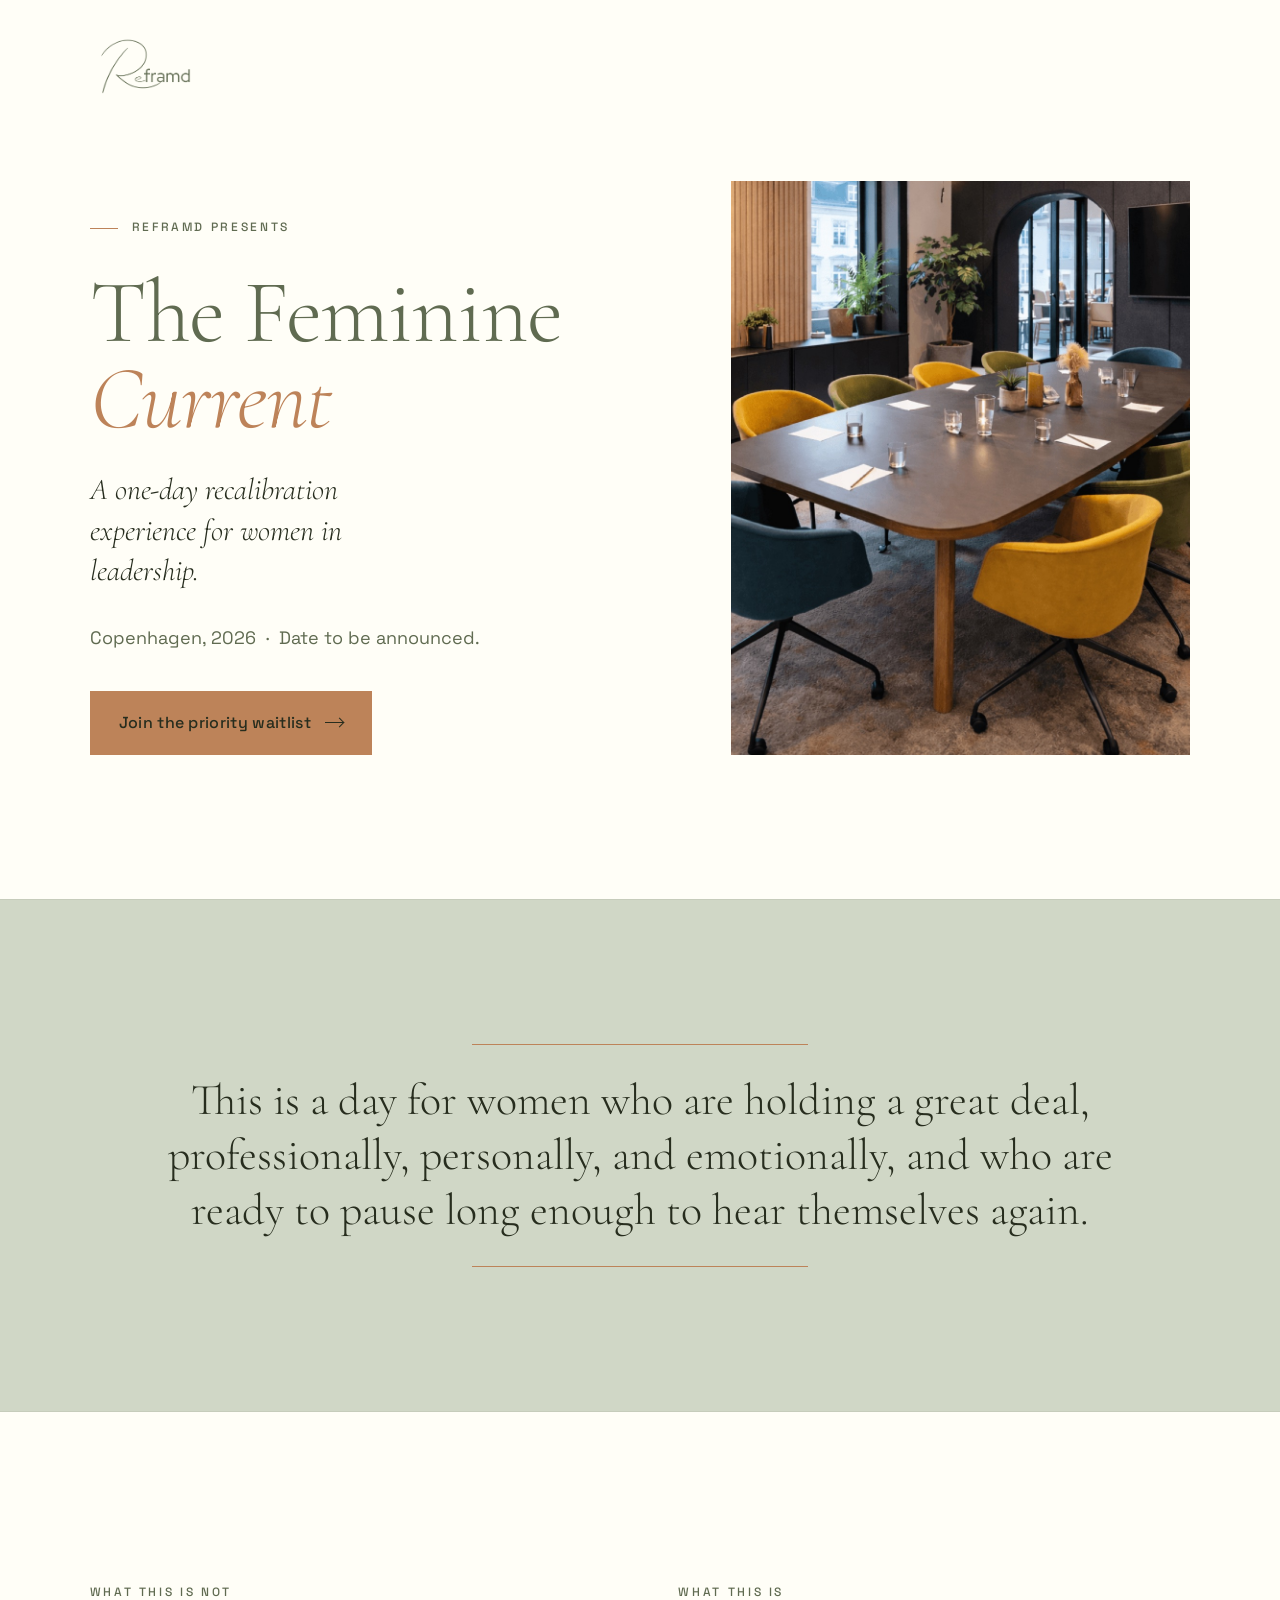
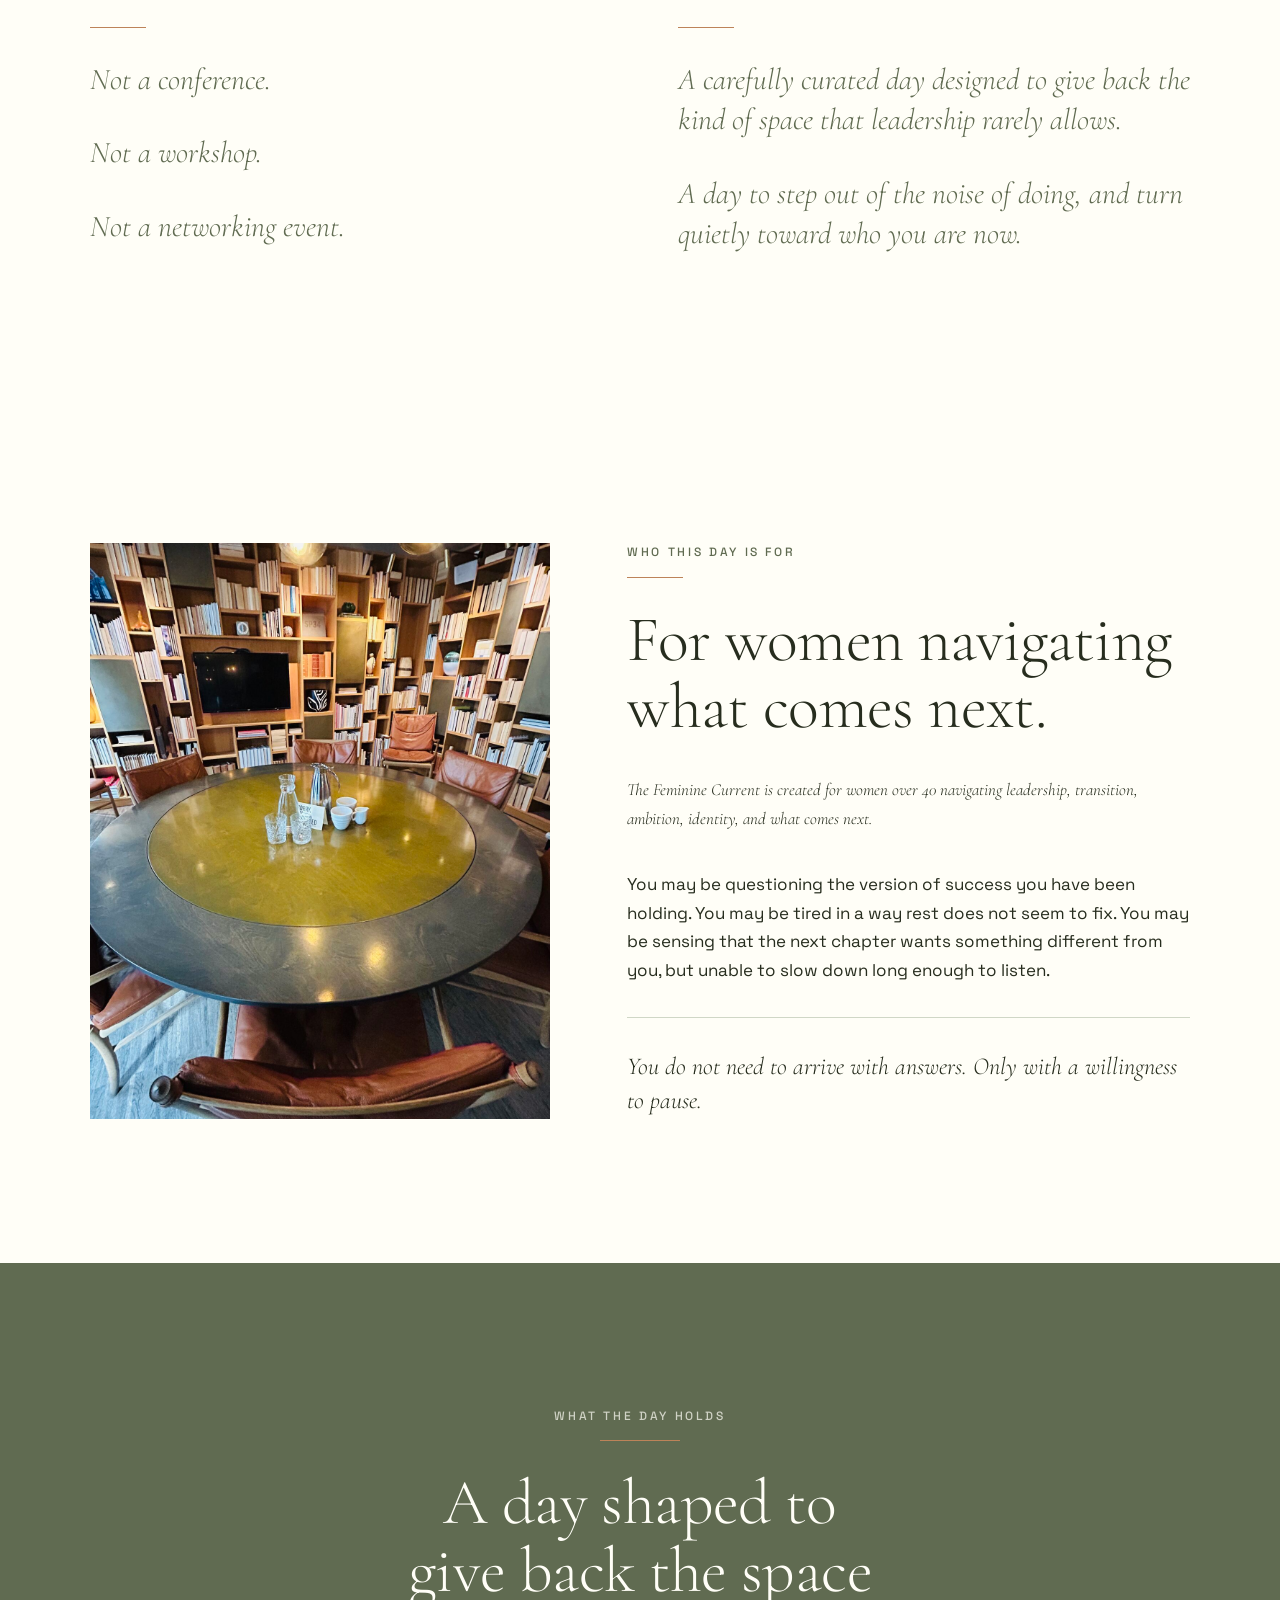
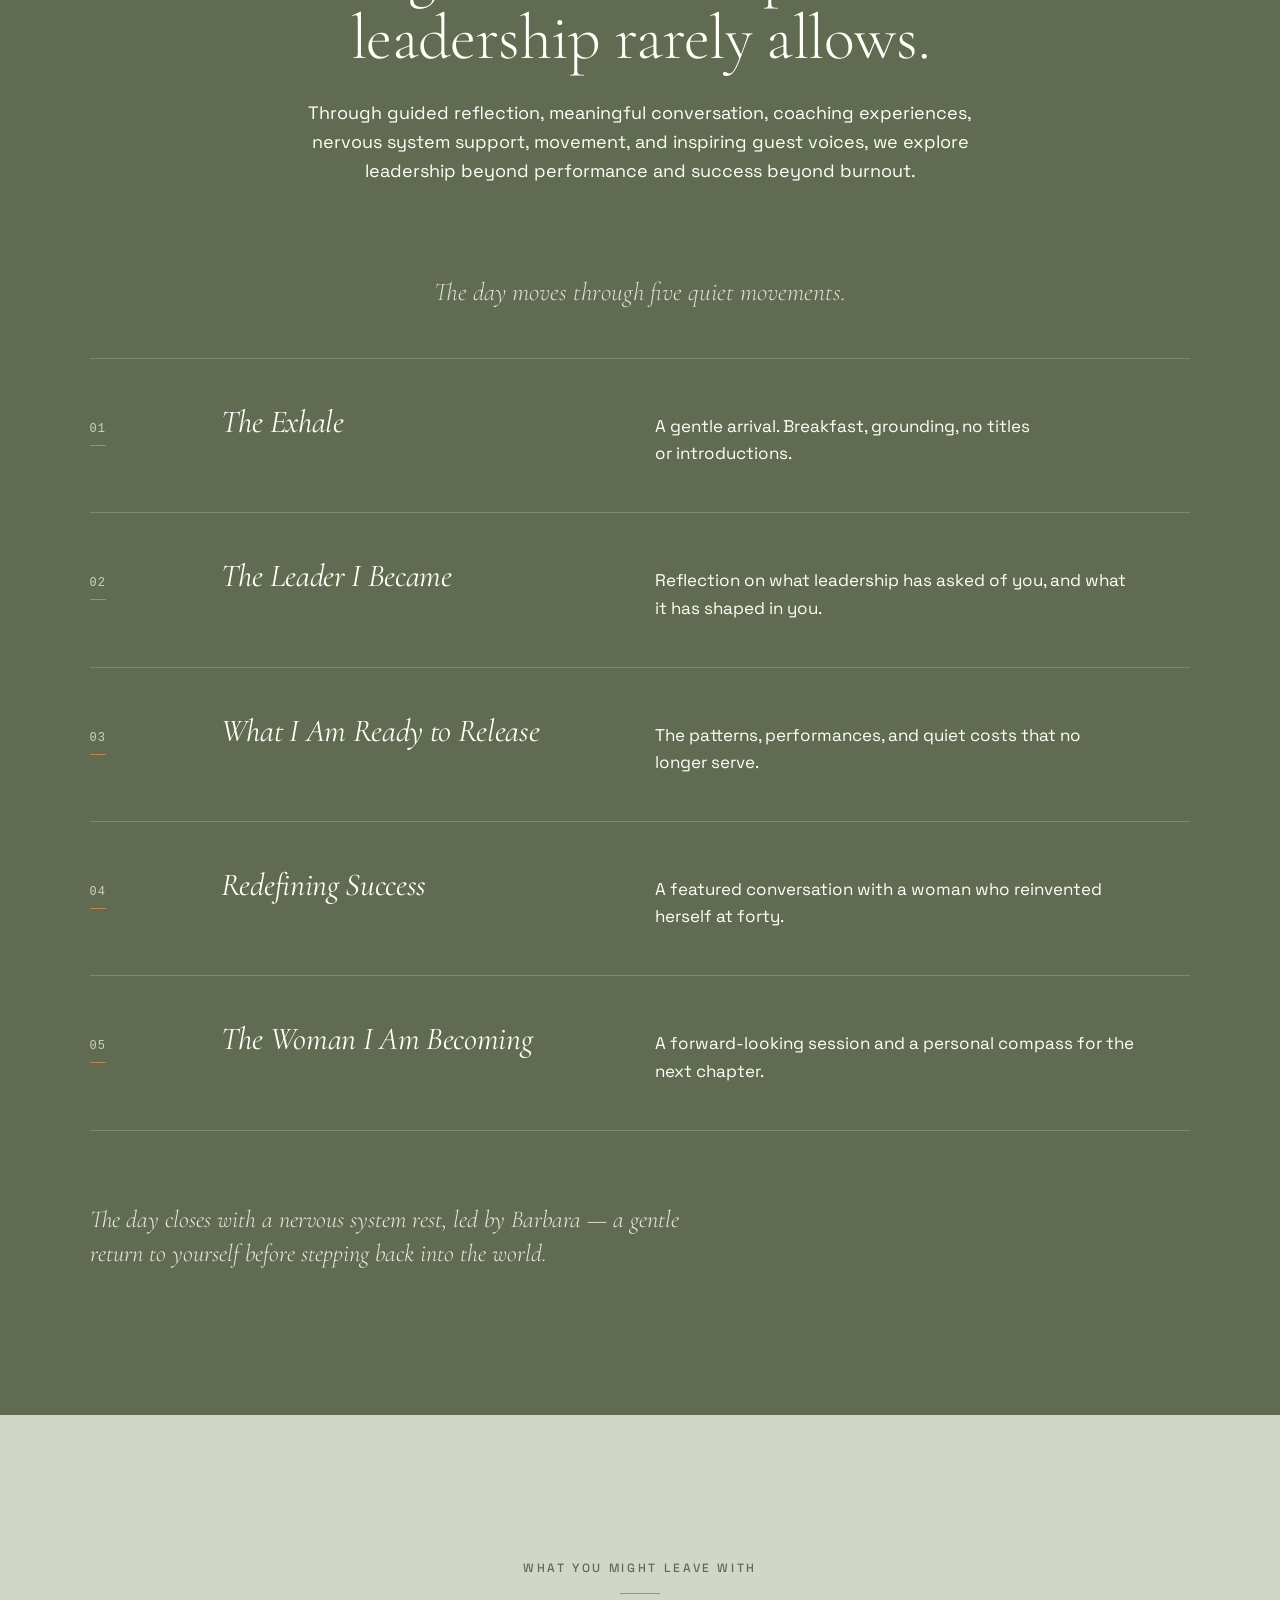
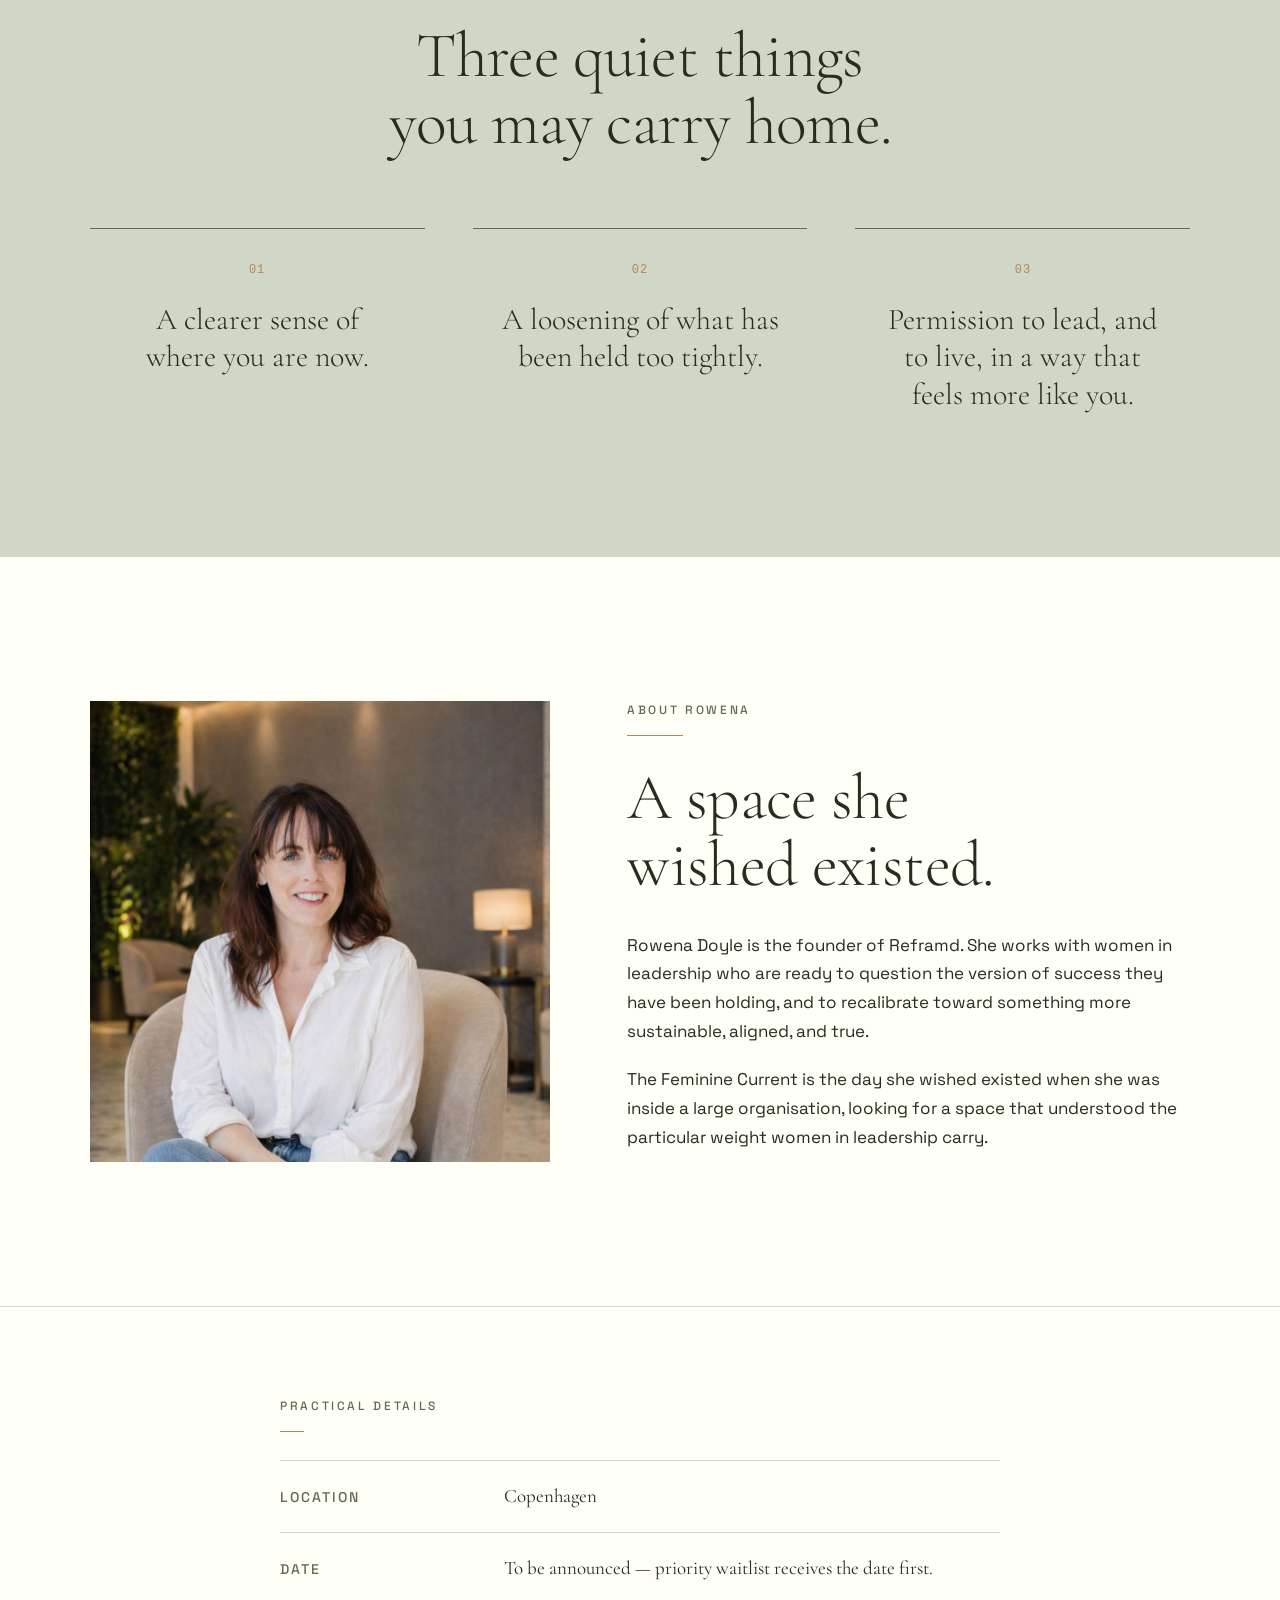
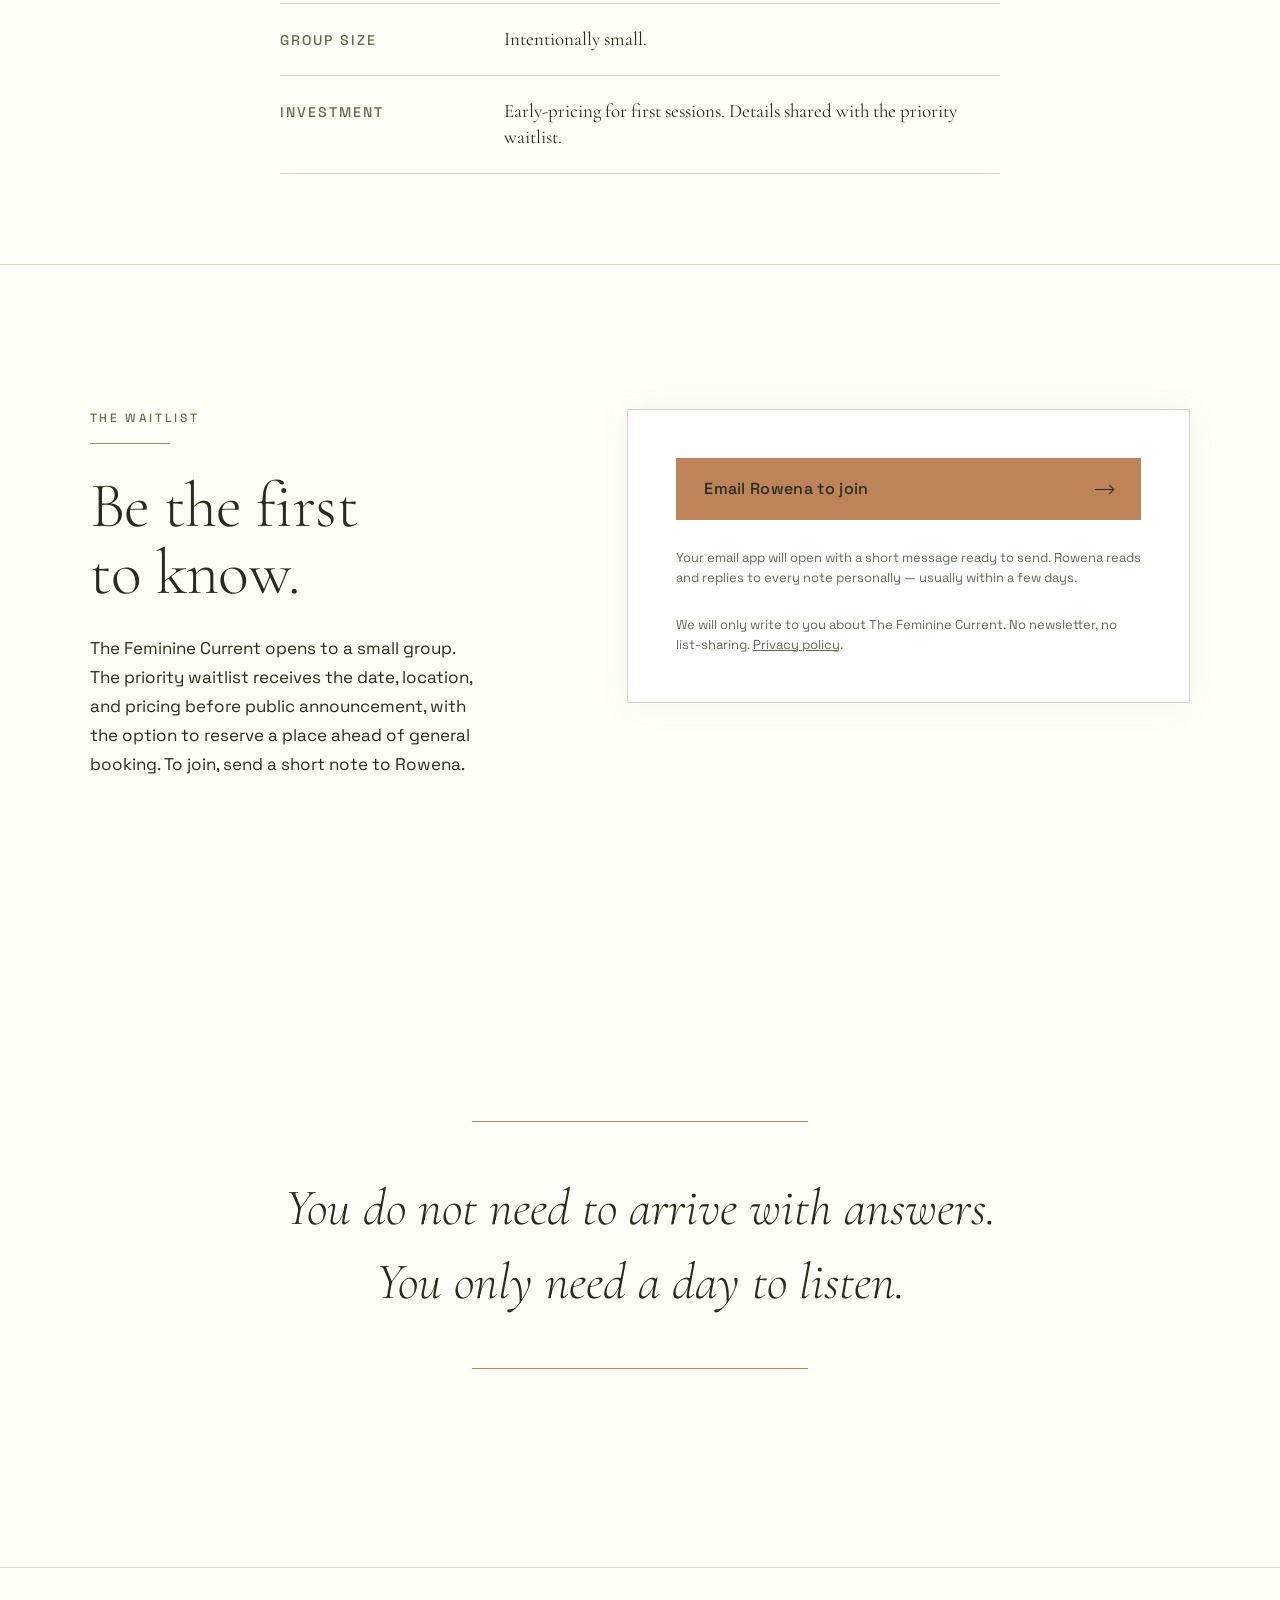
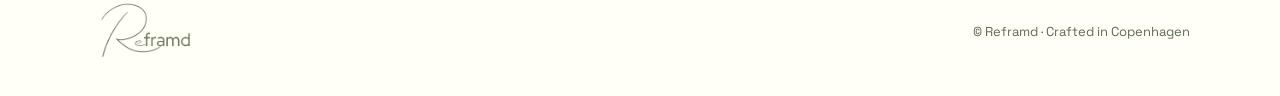
<file: feminine-current.html>
<!doctype html>
<html lang="en">
<head>
<meta charset="utf-8" />
<meta name="viewport" content="width=device-width, initial-scale=1" />

<link rel="icon" type="image/png" href="images/reframd-favicon.png" />
<link rel="apple-touch-icon" href="images/reframd-favicon.png" />

<title>The Feminine Current — Reframd</title>
<meta name="description" content="A one-day recalibration experience for women in leadership. Copenhagen, 2026. Join the priority waitlist." />
<meta name="author" content="Reframd" />
<meta name="theme-color" content="#FFFEF7" />
<meta name="robots" content="index, follow, max-image-preview:large" />

<link rel="canonical" href="https://www.reframd.co/feminine-current" />

<!-- Open Graph -->
<meta property="og:site_name" content="Reframd" />
<meta property="og:title" content="The Feminine Current — Reframd" />
<meta property="og:description" content="A one-day recalibration experience for women in leadership. Copenhagen, 2026. Join the priority waitlist." />
<meta property="og:type" content="website" />
<meta property="og:url" content="https://www.reframd.co/feminine-current" />
<meta property="og:locale" content="en_GB" />
<meta property="og:image" content="https://placehold.co/1200x630/FFFEF7/272D1E?text=The+Feminine+Current" />
<meta property="og:image:width" content="1200" />
<meta property="og:image:height" content="630" />
<meta property="og:image:alt" content="The Feminine Current — a one-day recalibration experience for women in leadership, Copenhagen 2026." />

<!-- Twitter / X -->
<meta name="twitter:card" content="summary_large_image" />
<meta name="twitter:title" content="The Feminine Current — Reframd" />
<meta name="twitter:description" content="A one-day recalibration experience for women in leadership. Copenhagen, 2026. Join the priority waitlist." />
<meta name="twitter:image" content="https://placehold.co/1200x630/FFFEF7/272D1E?text=The+Feminine+Current" />

<!-- Structured data: Event -->
<script type="application/ld+json">
{
  "@context": "https://schema.org",
  "@type": "Event",
  "name": "The Feminine Current",
  "description": "A one-day recalibration experience for women in leadership.",
  "eventAttendanceMode": "https://schema.org/OfflineEventAttendanceMode",
  "eventStatus": "https://schema.org/EventScheduled",
  "startDate": "2026",
  "location": {
    "@type": "Place",
    "name": "Copenhagen",
    "address": {
      "@type": "PostalAddress",
      "addressLocality": "Copenhagen",
      "addressCountry": "DK"
    }
  },
  "organizer": {
    "@type": "Organization",
    "name": "Reframd",
    "url": "https://www.reframd.co"
  },
  "url": "https://www.reframd.co/feminine-current",
  "image": "https://placehold.co/1200x630/FFFEF7/272D1E?text=The+Feminine+Current"
}
</script>

<link rel="preconnect" href="https://fonts.googleapis.com" />
<link rel="preconnect" href="https://fonts.gstatic.com" crossorigin />
<link href="https://fonts.googleapis.com/css2?family=Cormorant+Garamond:ital,wght@0,300;0,400;0,500;1,300;1,400&family=Space+Grotesk:wght@400;500&display=swap" rel="stylesheet" />
<style>
  /* =========================================================
     TOKENS
     ========================================================= */
  :root {
    --color-bg: #FFFEF7;
    --color-bg-alt: #FFFFFF;
    --color-sage-light: #D0D7C6;
    --color-sage-mid: #606B51;
    --color-text: #272D1E;
    --color-cta: #BD8359;
    --color-hover: #E8C9B5;

    --font-serif: "Cormorant Garamond", "Iowan Old Style", "Hoefler Text", Georgia, "Times New Roman", serif;
    --font-sans: "Space Grotesk", -apple-system, BlinkMacSystemFont, "Helvetica Neue", Helvetica, Arial, sans-serif;
    --font-mono: ui-monospace, "SF Mono", Menlo, Consolas, monospace;

    --measure: 60ch;
    --measure-narrow: 44ch;

    --gutter: clamp(24px, 7vw, 112px);
    --rhythm-section: clamp(96px, 16vh, 200px);
    --rhythm-block: clamp(40px, 6vh, 72px);
  }

  /* =========================================================
     RESET / BASE
     ========================================================= */
  *, *::before, *::after { box-sizing: border-box; }
  html { -webkit-text-size-adjust: 100%; scroll-behavior: smooth; overflow-x: clip; }
  body {
    margin: 0;
    background: var(--color-bg);
    color: var(--color-text);
    font-family: var(--font-sans);
    font-size: 17px;
    line-height: 1.65;
    -webkit-font-smoothing: antialiased;
    text-rendering: optimizeLegibility;
    overflow-x: hidden;
    word-wrap: break-word;
    overflow-wrap: break-word;
  }
  @media (min-width: 1024px) {
    body { font-size: 18px; }
  }
  img { max-width: 100%; display: block; }

  /* Visible focus on every interactive element */
  :where(a, button, input, textarea, select):focus-visible {
    outline: 2px solid var(--color-cta);
    outline-offset: 3px;
    border-radius: 1px;
  }

  /* Selection */
  ::selection { background: var(--color-hover); color: var(--color-text); }

  /* =========================================================
     LAYOUT WRAPPERS
     ========================================================= */
  .wrap {
    width: 100%;
    max-width: 1280px;
    margin: 0 auto;
    padding-left: var(--gutter);
    padding-right: var(--gutter);
  }

  section { padding-top: var(--rhythm-section); padding-bottom: var(--rhythm-section); }

  /* =========================================================
     HEADER (small wordmark only)
     ========================================================= */
  .site-header {
    padding: clamp(28px, 4vh, 44px) 0 0;
  }
  .wordmark {
    font-family: var(--font-serif);
    font-weight: 400;
    font-size: 20px;
    letter-spacing: 0.01em;
    color: var(--color-text);
    text-decoration: none;
    line-height: 1;
    display: inline-block;
    white-space: nowrap;
  }
  .wordmark:hover { color: var(--color-cta); }
  .wordmark .dot { color: var(--color-cta); }
  .wordmark img { height: 64px; width: auto; display: block; }

  /* =========================================================
     SHARED TYPE
     ========================================================= */
  h1, h2, h3 {
    font-family: var(--font-serif);
    font-weight: 300;
    color: var(--color-text);
    margin: 0;
    text-wrap: balance;
    letter-spacing: -0.01em;
  }
  h1 { font-size: clamp(56px, 10vw, 132px); line-height: 0.98; }
  h2 { font-size: clamp(36px, 5.5vw, 64px); line-height: 1.05; }
  h3 { font-size: clamp(24px, 2.6vw, 32px); line-height: 1.15; font-weight: 400; }
  p  { margin: 0 0 1.1em; text-wrap: pretty; max-width: var(--measure); }
  p:last-child { margin-bottom: 0; }

  .eyebrow {
    font-family: var(--font-sans);
    font-size: 12px;
    font-weight: 500;
    letter-spacing: 0.22em;
    text-transform: uppercase;
    color: var(--color-sage-mid); /* 18px+ rule waived: this is bold/medium weight per spec */
  }

  .meta {
    font-family: var(--font-sans);
    font-size: 18px; /* >= 18px for sage-mid contrast */
    color: var(--color-sage-mid);
    line-height: 1.5;
    margin: 0;
  }

  .lede {
    font-family: var(--font-serif);
    font-style: italic;
    font-weight: 300;
    font-size: clamp(22px, 2.6vw, 30px);
    line-height: 1.35;
    color: var(--color-text);
    max-width: 28ch;
    margin: 0;
  }

  .rule {
    width: 56px; height: 1px;
    background: var(--color-cta);
    border: 0; margin: 0 0 32px;
  }

  /* Horizontal hairline — signature motif, sits under each section eyebrow */
  .hairline {
    display: block;
    height: 1px;
    background: var(--color-cta);
    margin: 0 0 28px;
  }
  .hairline--xs { width: 24px; }
  .hairline--sm { width: 40px; }
  .hairline--md { width: 56px; }
  .hairline--lg { width: 80px; }
  .hairline--xl { width: 112px; }
  .hairline--xxl { width: 336px; max-width: 80%; }
  .hairline--center { margin-left: auto; margin-right: auto; }

  /* Terracotta dot — paired motif used as anchor / closing mark */
  .dot-mark {
    display: block;
    width: 5px; height: 5px;
    border-radius: 50%;
    background: var(--color-cta);
    margin: 0 auto 36px;
  }

  /* =========================================================
     CTA BUTTON
     ========================================================= */
  .cta {
    display: inline-flex;
    align-items: center;
    gap: 14px;
    background: var(--color-cta);
    color: var(--color-text); /* deep forest passes AA on terracotta */
    font-family: var(--font-sans);
    font-size: 16px;
    font-weight: 500;
    letter-spacing: 0.02em;
    padding: 18px 28px;
    min-height: 48px;
    text-decoration: none;
    border: 1px solid var(--color-cta);
    border-radius: 0;
    cursor: pointer;
  }
  .cta:hover, .cta:focus-visible {
    background: var(--color-hover);
    border-color: var(--color-hover);
    color: var(--color-text);
  }
  .cta .arrow {
    width: 18px; height: 1px; background: currentColor; position: relative;
  }
  .cta .arrow::after {
    content: ""; position: absolute; right: 0; top: -3px;
    width: 7px; height: 7px;
    border-top: 1px solid currentColor;
    border-right: 1px solid currentColor;
    transform: rotate(45deg);
  }

  .cta--ghost {
    background: transparent;
    color: var(--color-text);
    border: 1px solid var(--color-text);
  }
  .cta--ghost:hover, .cta--ghost:focus-visible {
    background: var(--color-text);
    color: var(--color-bg);
  }

  /* =========================================================
     PLACEHOLDER IMAGE BLOCK
     Warm-toned, faintly striped panel with a small monospace
     caption indicating what should be sourced here.
     ========================================================= */
  .ph {
    position: relative;
    width: 100%;
    background-color: var(--color-sage-light);
    background-image:
      repeating-linear-gradient(
        135deg,
        rgba(39,45,30,0.04) 0 1px,
        transparent 1px 14px
      ),
      linear-gradient(180deg, #DCDFCF 0%, #C7CDB9 100%);
    overflow: hidden;
  }
  .ph[data-ratio="hero"]   { aspect-ratio: 16 / 9; }
  .ph[data-ratio="4x5"]    { aspect-ratio: 4 / 5; }
  .ph[data-ratio="16x9"]   { aspect-ratio: 16 / 9; }
  .ph[data-ratio="3x4"]    { aspect-ratio: 3 / 4; }
  .ph[data-ratio="1x1"]    { aspect-ratio: 1 / 1; }
  .ph__label {
    position: absolute; left: 14px; bottom: 12px;
    font-family: var(--font-mono);
    font-size: 11px;
    letter-spacing: 0.04em;
    color: rgba(39,45,30,0.65);
    background: rgba(255,254,247,0.7);
    padding: 4px 8px;
    border: 1px solid rgba(39,45,30,0.08);
  }
  .ph .sr-only {
    position: absolute; width: 1px; height: 1px;
    padding: 0; margin: -1px; overflow: hidden;
    clip: rect(0,0,0,0); white-space: nowrap; border: 0;
  }

  /* =========================================================
     SECTION BACKGROUND RHYTHM
     Alternates cream / sage-light / deep-sage to give the page
     editorial pacing — same approach as reframd.co.
     ========================================================= */
  .bg-cream { background: var(--color-bg); }
  .bg-sage  { background: var(--color-sage-light); }
  .bg-deep  {
    background: var(--color-sage-mid);
    color: var(--color-bg);
  }
  .bg-deep h1, .bg-deep h2, .bg-deep h3,
  .bg-deep p, .bg-deep .lede, .bg-deep .day__sub,
  .bg-deep .movement__desc, .bg-deep .movement__name,
  .bg-deep .day__close p {
    color: var(--color-bg);
  }
  .bg-deep .eyebrow,
  .bg-deep .movement__num,
  .bg-deep .meta {
    color: rgba(255, 254, 247, 0.7);
  }
  .bg-deep .movements,
  .bg-deep .movement {
    border-color: rgba(255, 254, 247, 0.18);
  }
  .bg-deep .day__sub {
    color: rgba(255, 254, 247, 0.78);
  }
  .bg-deep .day__close p {
    color: rgba(255, 254, 247, 0.85);
  }
  .bg-deep hr.rule { background: rgba(255, 254, 247, 0.5); }

  /* =========================================================
     1. HERO
     ========================================================= */
  .hero {
    padding-top: clamp(40px, 8vh, 96px);
    padding-bottom: var(--rhythm-section);
  }
  .hero__inner {
    display: grid;
    grid-template-columns: 1fr;
    gap: clamp(40px, 6vw, 80px);
    align-items: end;
  }
  @media (min-width: 1024px) {
    .hero__inner {
      grid-template-columns: 1.1fr 0.9fr;
      gap: 80px;
    }
  }
  .hero__copy { display: flex; flex-direction: column; gap: 28px; min-width: 0; }
  .hero__media { min-width: 0; }
  .hero__inner > * { min-width: 0; }
  .hero__brandline {
    display: flex; align-items: center; gap: 14px;
    color: var(--color-sage-mid);
  }
  .hero__brandline::before {
    content: ""; width: 28px; height: 1px; background: var(--color-cta);
  }
  .hero h1 {
    font-size: clamp(52px, 8vw, 132px);
    line-height: 0.96;
    margin-top: 4px;
    overflow-wrap: normal;
    word-break: keep-all;
    hyphens: manual;
  }
  @media (min-width: 1024px) {
    .hero h1 { font-size: clamp(64px, 7vw, 132px); }
  }
  .hero h1 em {
    font-style: italic;
    font-weight: 300;
    color: #BD8359;
  }
  .hero h1 .h1-sage { color: #606B51; }
  .hero__sub { max-width: 22ch; }
  .hero__when { margin-top: 4px; }
  .hero__cta-row { margin-top: 12px; }

  .hero__media { align-self: stretch; min-height: 320px; }
  @media (min-width: 1024px) {
    .hero__media { aspect-ratio: 4 / 5; }
  }
  .hero__image {
    width: 100%;
    height: 100%;
    object-fit: cover;
    aspect-ratio: 4 / 5;
    display: block;
  }

  /* =========================================================
     2. OPENING STATEMENT
     ========================================================= */
  .opening {
    background: var(--color-sage-light);
    border-top: 1px solid rgba(39,45,30,0.06);
    border-bottom: 1px solid rgba(39,45,30,0.06);
  }

  /* =========================================================
     3. WHAT THIS IS NOT / IS
     ========================================================= */
  .contrast__inner {
    display: grid;
    grid-template-columns: 1fr;
    gap: clamp(48px, 6vw, 96px);
  }
  @media (min-width: 768px) {
    .contrast__inner { grid-template-columns: 1fr 1fr; }
  }
  .contrast__col h2 { margin-bottom: 28px; }
  .contrast__col { padding-top: clamp(16px, 3vh, 32px); }
  .contrast__not p {
    font-family: var(--font-serif);
    font-style: italic;
    font-weight: 300;
    font-size: clamp(24px, 2.4vw, 30px);
    line-height: 1.35;
    color: var(--color-sage-mid);
    max-width: 22ch;
  }
  .contrast__is p {
    font-family: var(--font-serif);
    font-style: italic;
    font-weight: 300;
    font-size: clamp(24px, 2.4vw, 30px);
    line-height: 1.35;
    color: var(--color-sage-mid);
    max-width: 46ch;
  }

  /* =========================================================
     4. WHO THIS IS FOR
     ========================================================= */
  .for {
    background: var(--color-bg-alt);
  }
  .for__inner {
    display: grid;
    grid-template-columns: 1fr;
    gap: clamp(48px, 6vw, 88px);
    align-items: start;
  }
  @media (min-width: 1024px) {
    .for__inner { grid-template-columns: 0.9fr 1.1fr; }
  }
  .for__media { aspect-ratio: 4 / 5; }
  .for__copy { max-width: 56ch; }
  .for__copy .lede { margin-bottom: 36px; max-width: none; }
  .for__copy p { font-size: clamp(17px, 1.25vw, 19px); line-height: 1.7; }
  .for__copy .closer {
    font-family: var(--font-serif);
    font-style: italic;
    font-weight: 300;
    font-size: clamp(22px, 1.9vw, 26px);
    line-height: 1.4;
    color: var(--color-text);
    margin-top: 32px;
    padding-top: 32px;
    border-top: 1px solid var(--color-sage-light);
    max-width: none;
  }
  .for__image {
    width: 100%;
    height: 100%;
    object-fit: cover;
    aspect-ratio: 4 / 5;
    display: block;
  }

  /* =========================================================
     5. WHAT THE DAY HOLDS — five movements
     ========================================================= */
  .day__intro {
    display: block;
    text-align: center;
    max-width: 56ch;
    margin: 0 auto clamp(72px, 10vh, 120px);
  }
  .day__intro h2 { margin-bottom: clamp(28px, 3vh, 40px); }
  .day__intro p {
    font-size: clamp(18px, 1.4vw, 21px);
    line-height: 1.6;
    max-width: none;
    margin: 0 auto;
  }
  .day__sub {
    font-family: var(--font-serif);
    font-style: italic;
    font-weight: 300;
    font-size: clamp(22px, 2vw, 28px);
    line-height: 1.35;
    color: var(--color-sage-mid);
    max-width: none;
    margin: 0 auto;
    text-align: center;
  }

  .movements {
    list-style: none;
    margin: 0; padding: 0;
    border-top: 1px solid var(--color-sage-light);
  }
  .movement {
    display: grid;
    grid-template-columns: 1fr;
    gap: 8px;
    padding: clamp(36px, 5vh, 56px) 0;
    border-bottom: 1px solid var(--color-sage-light);
  }
  @media (min-width: 768px) {
    .movement {
      grid-template-columns: 80px 1fr 1.4fr;
      gap: clamp(24px, 4vw, 64px);
      align-items: baseline;
    }
  }
  .movement__num {
    font-family: var(--font-mono);
    font-size: 12px;
    color: var(--color-cta);
    letter-spacing: 0.08em;
    position: relative;
    padding-bottom: 6px;
    display: inline-block;
  }
  .movement__num::after {
    content: "";
    position: absolute;
    left: 0; bottom: 0;
    width: 16px; height: 1px;
    background: var(--color-cta);
  }
  .movement__name { margin: 0; }
  .movement__desc {
    font-size: clamp(17px, 1.2vw, 19px);
    line-height: 1.6;
    color: var(--color-text);
    margin: 0;
    max-width: 44ch;
  }
  .movement__name em { font-style: italic; }

  .day__close {
    margin-top: clamp(56px, 8vh, 96px);
    max-width: 52ch;
  }
  .day__close p {
    font-family: var(--font-serif);
    font-style: italic;
    font-weight: 300;
    font-size: clamp(22px, 1.9vw, 26px);
    line-height: 1.4;
    color: var(--color-text);
  }

  .opening__statement {
    font-family: var(--font-serif);
    font-weight: 300;
    font-size: clamp(28px, 3.6vw, 44px);
    line-height: 1.25;
    max-width: 58ch;
    margin: 0 auto;
    text-align: center;
    color: var(--color-text);
    text-wrap: balance;
  }

  /* =========================================================
     SECTION 4 — FOR (cream, not white) */
  .for { background: var(--color-bg); }

  /* =========================================================
     SECTION 6 — LEAVE (sage panel)
     ========================================================= */
  .leave {
    background: var(--color-sage-light);
  }
  .leave__list {
    list-style: none;
    margin: clamp(48px, 8vh, 88px) 0 0;
    padding: 0;
    display: grid;
    grid-template-columns: 1fr;
    gap: clamp(32px, 4vw, 48px);
    counter-reset: leave;
  }
  @media (min-width: 768px) {
    .leave__list { grid-template-columns: repeat(3, 1fr); }
  }
  .leave__list li {
    counter-increment: leave;
    display: block;
    text-align: center;
    padding: 32px 16px 0;
    border-top: 1px solid var(--color-sage-mid);
    max-width: none;
  }
  .leave__list li::before {
    content: counter(leave, decimal-leading-zero);
    display: block;
    font-family: var(--font-mono);
    font-size: 12px;
    color: var(--color-cta);
    letter-spacing: 0.08em;
    margin-bottom: 20px;
    padding-top: 0;
  }
  .leave__line {
    font-family: var(--font-serif);
    font-weight: 300;
    font-size: clamp(24px, 2.4vw, 30px);
    line-height: 1.25;
    color: var(--color-text);
    margin: 0;
    text-wrap: balance;
    max-width: 22ch;
    margin-left: auto;
    margin-right: auto;
  }

  /* =========================================================
     7. ABOUT ROWENA
     ========================================================= */
  .rowena__inner {
    display: grid;
    grid-template-columns: 1fr;
    gap: clamp(48px, 6vw, 96px);
    align-items: start;
  }
  @media (min-width: 1024px) {
    .rowena__inner { grid-template-columns: 0.9fr 1.1fr; }
  }
  .rowena__image {
    width: 100%;
    height: auto;
    object-fit: cover;
    object-position: center 20%;
    display: block;
    aspect-ratio: 4 / 5;
  }
  @media (min-width: 1024px) {
    .rowena__image { aspect-ratio: 1 / 1; }
  }
  .rowena__copy { max-width: 48ch; }
  .rowena__copy .eyebrow { margin-bottom: 14px; display: block; }
  .rowena__copy h2 { margin-bottom: 32px; }
  .rowena__copy p { font-size: clamp(17px, 1.25vw, 19px); line-height: 1.7; }

  /* =========================================================
     8. PRACTICAL DETAILS (restrained — cream, hairline borders)
     ========================================================= */
  .practical {
    background: var(--color-bg);
    border-top: 1px solid var(--color-sage-light);
    border-bottom: 1px solid var(--color-sage-light);
    padding-top: clamp(72px, 10vh, 120px);
    padding-bottom: clamp(72px, 10vh, 120px);
  }
  .practical__inner {
    max-width: 720px;
    margin: 0 auto;
    text-align: left;
  }
  .practical .eyebrow { display: block; margin-bottom: 14px; }
  .practical__list {
    list-style: none; margin: 0; padding: 0;
    display: grid; gap: 0;
  }
  .practical__list li {
    display: grid;
    grid-template-columns: 1fr;
    gap: 4px;
    padding: 22px 0;
    border-bottom: 1px solid var(--color-sage-light);
  }
  .practical__list li:first-child { border-top: 1px solid var(--color-sage-light); }
  @media (min-width: 600px) {
    .practical__list li {
      grid-template-columns: 200px 1fr;
      gap: 24px;
      align-items: baseline;
    }
  }
  .practical__key {
    font-family: var(--font-sans);
    font-size: 14px;
    letter-spacing: 0.14em;
    text-transform: uppercase;
    color: var(--color-sage-mid);
    font-weight: 500;
  }
  .practical__val {
    font-family: var(--font-serif);
    font-weight: 400;
    font-size: clamp(19px, 1.4vw, 22px);
    line-height: 1.4;
    color: var(--color-text);
  }

  /* =========================================================
     9. WAITLIST
     ========================================================= */
  .waitlist__inner {
    display: grid;
    grid-template-columns: 1fr;
    gap: clamp(48px, 6vw, 88px);
    align-items: start;
  }
  @media (min-width: 1024px) {
    .waitlist__inner { grid-template-columns: 0.9fr 1.1fr; }
  }
  .waitlist__intro p { max-width: 36ch; font-size: clamp(17px, 1.25vw, 19px); line-height: 1.7; }
  .waitlist__intro h2 { margin-bottom: 28px; }

  .form {
    display: grid;
    gap: 28px;
    background: var(--color-bg-alt);
    padding: clamp(28px, 4vw, 48px);
    border: 1px solid var(--color-sage-light);
    box-shadow: 0 1px 32px rgba(189, 131, 89, 0.08);
  }
  .form__field { display: grid; gap: 10px; }
  .form__field label {
    font-family: var(--font-sans);
    font-size: 13px;
    font-weight: 500;
    letter-spacing: 0.14em;
    text-transform: uppercase;
    color: var(--color-sage-mid);
  }
  .form__field label .req {
    color: var(--color-cta);
    margin-left: 4px;
  }
  .form__field label .opt {
    color: var(--color-sage-mid);
    margin-left: 6px;
    font-size: 11px;
    letter-spacing: 0.1em;
    font-weight: 400;
    text-transform: none;
    font-style: italic;
  }
  .form__field input,
  .form__field textarea {
    font-family: var(--font-sans);
    font-size: 17px;
    line-height: 1.5;
    color: var(--color-text);
    background: var(--color-bg);
    border: 1px solid var(--color-sage-light);
    border-radius: 0;
    padding: 14px 16px;
    min-height: 48px;
    width: 100%;
    transition: none;
    -webkit-appearance: none;
    appearance: none;
  }
  .form__field input::placeholder,
  .form__field textarea::placeholder {
    color: rgba(39,45,30,0.35);
  }
  .form__field input:hover,
  .form__field textarea:hover {
    border-color: var(--color-sage-mid);
  }
  .form__field input:focus,
  .form__field textarea:focus {
    border-color: var(--color-text);
    outline: none;
  }
  .form__field textarea { min-height: 96px; resize: vertical; }
  .form__submit { margin-top: 4px; }
  .form button.cta,
  .form > a.cta {
    width: 100%;
    justify-content: space-between;
    border: none;
  }
  .form__note {
    font-size: 13px;
    color: var(--color-sage-mid);
    margin: 0;
    line-height: 1.5;
    max-width: none;
  }
  .thank-you {
    font-family: var(--font-serif);
    font-style: italic;
    font-weight: 300;
    font-size: clamp(17px, 1.3vw, 19px);
    line-height: 1.5;
    color: var(--color-text);
    margin: 0;
    padding: 18px 0 0;
    border-top: 1px solid var(--color-sage-light);
    max-width: none;
  }
  .thank-you a { color: var(--color-cta); text-decoration: underline; }

  /* =========================================================
     10. CLOSING LINE
     ========================================================= */
  .closing {
    padding-top: clamp(140px, 22vh, 240px);
    padding-bottom: clamp(140px, 22vh, 240px);
    text-align: center;
  }
  .closing p {
    font-family: var(--font-serif);
    font-style: italic;
    font-weight: 300;
    font-size: clamp(28px, 4vw, 52px);
    line-height: 1.25;
    max-width: none;
    margin: 0 auto 0.2em;
    color: var(--color-text);
    text-wrap: balance;
  }
  .closing p:last-of-type { margin-bottom: 0; }

  /* =========================================================
     FOOTER (minimal)
     ========================================================= */
  .site-footer {
    border-top: 1px solid var(--color-sage-light);
    padding: 32px 0;
    background: var(--color-bg);
  }
  .site-footer__inner {
    display: flex;
    align-items: center;
    justify-content: space-between;
    gap: 24px;
    flex-wrap: wrap;
  }
  .site-footer .copy {
    font-size: 13px;
    color: var(--color-sage-mid);
    margin: 0;
  }

  /* =========================================================
     RESPONSIVE TWEAKS
     ========================================================= */
  @media (max-width: 768px) {
    section { padding-top: clamp(72px, 12vh, 120px); padding-bottom: clamp(72px, 12vh, 120px); }
    .hero { padding-top: 24px; }
    .closing { padding-top: 96px; padding-bottom: 96px; }
  }
  @media (max-width: 480px) {
    :root { --gutter: 20px; }
    body { font-size: 16px; }
    .hero h1 { font-size: clamp(48px, 14vw, 72px); }
    h2 { font-size: clamp(32px, 8vw, 44px); }
    .opening__statement { font-size: clamp(24px, 6.5vw, 30px); }
    .closing p { font-size: clamp(26px, 7vw, 34px); }
    .cta { width: 100%; justify-content: space-between; }
    .form__field input, .form__field textarea { font-size: 16px; } /* avoid iOS zoom */
  }
</style>
</head>
<body>

  <!-- ========== HEADER (small wordmark only) ========== -->
  <header class="site-header" role="banner">
    <div class="wrap">
      <a class="wordmark" href="https://www.reframd.co" aria-label="Reframd — back to home">
        <img src="images/reframd-logo-transparent.png" alt="Reframd" />
      </a>
    </div>
  </header>

  <main id="main">

    <!-- ========== 1. HERO ========== -->
    <section class="hero" aria-labelledby="page-title">
      <div class="wrap">
        <div class="hero__inner">
          <div class="hero__copy">
            <span class="eyebrow hero__brandline">Reframd presents</span>
            <h1 id="page-title"><span class="h1-sage">The Feminine</span> <em>Current</em></h1>
            <p class="lede hero__sub">A one-day recalibration experience for women in leadership.</p>
            <p class="meta hero__when">Copenhagen, 2026 &nbsp;·&nbsp; Date to be announced.</p>
            <div class="hero__cta-row">
              <a class="cta" href="#waitlist">
                Join the priority waitlist
                <span class="arrow" aria-hidden="true"></span>
              </a>
            </div>
          </div>
          <div class="hero__media">
            <img src="images/feminine-current-hero.jpg"
                 alt="Soft morning light falling across a linen-covered chair and a pair of hands resting open in the lap."
                 class="hero__image" />
          </div>
        </div>
      </div>
    </section>

    <!-- ========== 2. OPENING STATEMENT ========== -->
    <section class="opening" id="opening" aria-label="An opening statement">
      <div class="wrap">
        <span class="hairline hairline--xxl hairline--center" aria-hidden="true"></span>
        <p class="opening__statement">
          This is a day for women who are holding a great deal, professionally, personally, and emotionally, and who are ready to pause long enough to hear themselves again.
        </p>
        <span class="hairline hairline--xxl hairline--center" aria-hidden="true" style="margin-top: 28px; margin-bottom: 0;"></span>
      </div>
    </section>

    <!-- ========== 3. WHAT THIS IS NOT / IS ========== -->
    <section class="contrast" aria-labelledby="contrast-heading">
      <div class="wrap">
        <h2 id="contrast-heading" class="sr-only" style="position:absolute;left:-9999px;">What this is, and what it is not</h2>
        <div class="contrast__inner">
          <div class="contrast__col contrast__not">
            <span class="eyebrow" style="display:block; margin-bottom:24px;">What this is not</span>
            <hr class="rule" />
            <p>Not a conference.</p>
            <p>Not a workshop.</p>
            <p>Not a networking event.</p>
          </div>
          <div class="contrast__col contrast__is">
            <span class="eyebrow" style="display:block; margin-bottom:24px;">What this is</span>
            <hr class="rule" />
            <p>A carefully curated day designed to give back the kind of space that leadership rarely allows.</p>
            <p>A day to step out of the noise of doing, and turn quietly toward who you are now.</p>
          </div>
        </div>
      </div>
    </section>

    <!-- ========== 4. WHO THIS IS FOR ========== -->
    <section class="for" aria-labelledby="for-heading">
      <div class="wrap">
        <div class="for__inner">
          <img src="images/feminine-current.jpeg"
               alt="A woman in her mid-forties standing quietly near a window, soft daylight on her face, considered and at ease."
               class="for__image" />
          <div class="for__copy">
            <span class="eyebrow" style="display:block; margin-bottom:14px;">Who this day is for</span>
            <span class="hairline hairline--md" aria-hidden="true"></span>
            <h2 id="for-heading" style="margin-bottom:36px;">For women navigating what comes next.</h2>
            <p class="lede">The Feminine Current is created for women over 40 navigating leadership, transition, ambition, identity, and what comes next.</p>
            <p>You may be questioning the version of success you have been holding. You may be tired in a way rest does not seem to fix. You may be sensing that the next chapter wants something different from you, but unable to slow down long enough to listen.</p>
            <p class="closer">You do not need to arrive with answers. Only with a willingness to pause.</p>
          </div>
        </div>
      </div>
    </section>

    <!-- ========== 5. WHAT THE DAY HOLDS ========== -->
    <section class="day bg-deep" aria-labelledby="day-heading">
      <div class="wrap">
        <div style="text-align:center;">
          <span class="eyebrow" style="display:block; margin-bottom:14px;">What the day holds</span>
          <span class="hairline hairline--lg hairline--center" aria-hidden="true"></span>
        </div>
        <div class="day__intro">
          <h2 id="day-heading">A day shaped to give back the space leadership rarely allows.</h2>
          <p>Through guided reflection, meaningful conversation, coaching experiences, nervous system support, movement, and inspiring guest voices, we explore leadership beyond performance and success beyond burnout.</p>
        </div>

        <p class="day__sub" style="margin-bottom:48px;">The day moves through five quiet movements.</p>

        <ol class="movements" role="list">
          <li class="movement">
            <span class="movement__num" aria-hidden="true">01</span>
            <h3 class="movement__name"><em>The Exhale</em></h3>
            <p class="movement__desc">A gentle arrival. Breakfast, grounding, no titles or introductions.</p>
          </li>
          <li class="movement">
            <span class="movement__num" aria-hidden="true">02</span>
            <h3 class="movement__name"><em>The Leader I Became</em></h3>
            <p class="movement__desc">Reflection on what leadership has asked of you, and what it has shaped in you.</p>
          </li>
          <li class="movement">
            <span class="movement__num" aria-hidden="true">03</span>
            <h3 class="movement__name"><em>What I Am Ready to Release</em></h3>
            <p class="movement__desc">The patterns, performances, and quiet costs that no longer serve.</p>
          </li>
          <li class="movement">
            <span class="movement__num" aria-hidden="true">04</span>
            <h3 class="movement__name"><em>Redefining Success</em></h3>
            <p class="movement__desc">A featured conversation with a woman who reinvented herself at forty.</p>
          </li>
          <li class="movement">
            <span class="movement__num" aria-hidden="true">05</span>
            <h3 class="movement__name"><em>The Woman I Am Becoming</em></h3>
            <p class="movement__desc">A forward-looking session and a personal compass for the next chapter.</p>
          </li>
        </ol>

        <div class="day__close">
          <p>The day closes with a nervous system rest, led by Barbara — a gentle return to yourself before stepping back into the world.</p>
        </div>
      </div>
    </section>

    <!-- ========== 6. WHAT YOU MIGHT LEAVE WITH ========== -->
    <section class="leave" aria-labelledby="leave-heading">
      <div class="wrap">
        <div style="text-align:center;">
          <span class="eyebrow" style="display:block; margin-bottom:14px;">What you might leave with</span>
          <span class="hairline hairline--sm hairline--center" aria-hidden="true"></span>
          <h2 id="leave-heading" style="max-width:22ch; margin-left:auto; margin-right:auto;">Three quiet things you may carry home.</h2>
        </div>
        <ul class="leave__list" role="list">
          <li>
            <p class="leave__line">A clearer sense of where you are now.</p>
          </li>
          <li>
            <p class="leave__line">A loosening of what has been held too tightly.</p>
          </li>
          <li>
            <p class="leave__line">Permission to lead, and to live, in a way that feels more like you.</p>
          </li>
        </ul>
      </div>
    </section>

    <!-- ========== 7. ABOUT ROWENA ========== -->
    <section class="rowena" aria-labelledby="rowena-heading">
      <div class="wrap">
        <div class="rowena__inner">
          <img src="images/rowena-doyle-reframd.png"
               alt="Portrait of Rowena Doyle in natural light, warm tones, considered expression."
               class="rowena__image" />
          <div class="rowena__copy">
            <span class="eyebrow">About Rowena</span>
            <span class="hairline hairline--md" aria-hidden="true"></span>
            <h2 id="rowena-heading">A space she wished existed.</h2>
            <p>Rowena Doyle is the founder of Reframd. She works with women in leadership who are ready to question the version of success they have been holding, and to recalibrate toward something more sustainable, aligned, and true.</p>
            <p>The Feminine Current is the day she wished existed when she was inside a large organisation, looking for a space that understood the particular weight women in leadership carry.</p>
          </div>
        </div>
      </div>
    </section>

    <!-- ========== 8. PRACTICAL DETAILS ========== -->
    <section class="practical" aria-labelledby="practical-heading">
      <div class="wrap">
        <div class="practical__inner">
          <span class="eyebrow">Practical details</span>
          <span class="hairline hairline--xs" aria-hidden="true"></span>
          <h2 id="practical-heading" class="sr-only" style="position:absolute;left:-9999px;">Practical details</h2>
          <ul class="practical__list" role="list">
            <li>
              <span class="practical__key">Location</span>
              <span class="practical__val">Copenhagen</span>
            </li>
            <li>
              <span class="practical__key">Date</span>
              <span class="practical__val">To be announced — priority waitlist receives the date first.</span>
            </li>
            <li>
              <span class="practical__key">Group size</span>
              <span class="practical__val">Intentionally small.</span>
            </li>
            <li>
              <span class="practical__key">Investment</span>
              <span class="practical__val">Early-pricing for first sessions. Details shared with the priority waitlist.</span>
            </li>
          </ul>
        </div>
      </div>
    </section>

    <!-- ========== 9. WAITLIST ========== -->
    <section class="waitlist" id="waitlist" aria-labelledby="waitlist-heading">
      <div class="wrap">
        <div class="waitlist__inner">
          <div class="waitlist__intro">
            <span class="eyebrow" style="display:block; margin-bottom:14px;">The waitlist</span>
            <span class="hairline hairline--lg" aria-hidden="true"></span>
            <h2 id="waitlist-heading">Be the first to know.</h2>
            <p>The Feminine Current opens to a small group. The priority waitlist receives the date, location, and pricing before public announcement, with the option to reserve a place ahead of general booking. To join, send a short note to Rowena.</p>
          </div>

          <div class="form" aria-describedby="form-note">
            <a class="cta" id="waitlist-cta" href="mailto:rowena@reframd.co?subject=Priority%20waitlist%20%E2%80%94%20The%20Feminine%20Current&body=Hi%20Rowena%2C%0A%0AI%27d%20like%20to%20join%20the%20priority%20waitlist%20for%20The%20Feminine%20Current.%0A%0AA%20little%20about%20what%27s%20drawing%20me%20to%20this%20day%3A%0A%0A%0A%0AWarmly%2C%0A%5BYour%20name%5D">
              Email Rowena to join
              <span class="arrow" aria-hidden="true"></span>
            </a>
            <p class="form__note" id="form-note">Your email app will open with a short message ready to send. Rowena reads and replies to every note personally — usually within a few days.</p>
            <p class="thank-you" id="thank-you" hidden>Thank you. Your mail app should have opened — we look forward to hearing from you. If nothing happened, you can write directly to <a href="mailto:rowena@reframd.co">rowena@reframd.co</a>.</p>
            <p class="form__note">We will only write to you about The Feminine Current. No newsletter, no list-sharing. <a href="https://docs.google.com/document/d/1D6k96fqu16HR7AyTCXzFsGFhZ0s_LwaULEKNrNTmykM/edit" target="_blank" rel="noopener noreferrer" style="color: var(--color-sage-mid); text-decoration: underline;">Privacy policy</a>.</p>
          </div>
          <script>
            (function() {
              var cta = document.getElementById('waitlist-cta');
              var thanks = document.getElementById('thank-you');
              if (cta && thanks) {
                cta.addEventListener('click', function() {
                  thanks.hidden = false;
                });
              }
            })();
          </script>
        </div>
      </div>
    </section>

    <!-- ========== 10. CLOSING LINE ========== -->
    <section class="closing" aria-label="Closing">
      <div class="wrap">
        <span class="hairline hairline--xxl hairline--center" aria-hidden="true" style="margin-bottom: clamp(40px, 6vh, 56px);"></span>
        <p>You do not need to arrive with answers.</p>
        <p>You only need a day to listen.</p>
        <span class="hairline hairline--xxl hairline--center" aria-hidden="true" style="margin-top: clamp(40px, 6vh, 56px); margin-bottom: 0;"></span>
      </div>
    </section>

  </main>

  <!-- ========== FOOTER (minimal) ========== -->
  <footer class="site-footer" role="contentinfo">
    <div class="wrap site-footer__inner">
      <a class="wordmark" href="https://www.reframd.co" aria-label="Reframd">
        <img src="images/reframd-logo-transparent.png" alt="Reframd" />
      </a>
      <p class="copy">© Reframd · Crafted in Copenhagen</p>
    </div>
  </footer>

</body>
</html>
</file>
<file: styles/base.css>
/* Reframd wireframe base styles — editorial magazine system */

@import url('https://fonts.googleapis.com/css2?family=Cormorant+Garamond:ital,wght@0,300;0,400;0,500;0,600;0,700;1,300;1,400;1,500&family=Space+Grotesk:wght@300;400;500;600&family=JetBrains+Mono:wght@400;500&display=swap');

:root {
  --paper: #ffffff;
  --cream: #fffef7;
  --sage: #d0d7c6;
  --olive: #606b51;
  --ink: #272d1e;
  --ochre: #bd8359;
  --ochre-dark: #8a5a33;
  --ochre-light: #e5c1a8;

  --serif: 'Cormorant Garamond', 'Times New Roman', serif;
  --sans: 'Space Grotesk', -apple-system, sans-serif;
  --mono: 'JetBrains Mono', monospace;
}

* { box-sizing: border-box; margin: 0; padding: 0; }

html, body {
  background: var(--cream);
  color: var(--ink);
  font-family: var(--sans);
  font-size: 16px;
  line-height: 1.5;
  -webkit-font-smoothing: antialiased;
  text-rendering: optimizeLegibility;
}

body {
  min-height: 100vh;
}

/* ------------ Direction switcher chrome ------------ */
.chrome {
  position: fixed;
  top: 16px;
  left: 16px;
  z-index: 100;
  display: flex;
  gap: 4px;
  padding: 4px;
  background: rgba(39, 45, 30, 0.92);
  backdrop-filter: blur(10px);
  border-radius: 999px;
  font-family: var(--sans);
  font-size: 12px;
  letter-spacing: 0.04em;
}
.chrome button {
  background: transparent;
  color: #d0d7c6;
  border: none;
  padding: 8px 16px;
  border-radius: 999px;
  cursor: pointer;
  font-family: inherit;
  font-size: inherit;
  letter-spacing: inherit;
  transition: all 0.2s;
}
.chrome button:hover { color: #fffef7; }
.chrome button.active {
  background: var(--cream);
  color: var(--ink);
}

.direction {
  display: none;
  min-height: 100vh;
}
.direction.active { display: block; }

/* ------------ Placeholder image system ------------ */
.img-ph {
  position: relative;
  background:
    repeating-linear-gradient(
      135deg,
      rgba(96, 107, 81, 0.10) 0 2px,
      transparent 2px 12px
    ),
    var(--sage);
  display: flex;
  align-items: center;
  justify-content: center;
  overflow: hidden;
  color: var(--olive);
  font-family: var(--mono);
  font-size: 11px;
  letter-spacing: 0.1em;
  text-transform: uppercase;
  text-align: center;
}
.img-ph.dark {
  background:
    repeating-linear-gradient(
      135deg,
      rgba(255, 254, 247, 0.08) 0 2px,
      transparent 2px 12px
    ),
    var(--olive);
  color: var(--cream);
}
.img-ph.ochre {
  background:
    repeating-linear-gradient(
      135deg,
      rgba(255, 254, 247, 0.12) 0 2px,
      transparent 2px 12px
    ),
    var(--ochre);
  color: var(--cream);
}
.img-ph .label {
  padding: 12px 16px;
  max-width: 80%;
  line-height: 1.5;
}

/* Suppress placeholder styling when a real image is present */
.img-ph:has(img),
.img-ph.dark:has(img),
.img-ph.ochre:has(img) { background: none; color: inherit; }
.img-ph:has(img) .label { display: none; }

/* ------------ Shared utilities ------------ */
.eyebrow {
  font-family: var(--mono);
  font-size: 11px;
  letter-spacing: 0.18em;
  text-transform: uppercase;
  color: var(--olive);
}

.rule {
  height: 1px;
  background: var(--ink);
  opacity: 0.15;
  width: 100%;
}

.btn {
  display: inline-flex;
  align-items: center;
  gap: 10px;
  padding: 14px 22px;
  background: var(--ink);
  color: var(--cream);
  text-decoration: none;
  font-family: var(--sans);
  font-size: 13px;
  letter-spacing: 0.06em;
  text-transform: uppercase;
  border: none;
  cursor: pointer;
  transition: all 0.25s ease;
}
.btn:hover { background: var(--olive); }
.btn.ghost {
  background: transparent;
  color: var(--ink);
  border: 1px solid var(--ink);
}
.btn.ghost:hover { background: var(--ink); color: var(--cream); }
.btn .arrow { transition: transform 0.25s; }
.btn:hover .arrow { transform: translateX(4px); }

.display-serif {
  font-family: var(--serif);
  font-weight: 400;
  line-height: 0.98;
  letter-spacing: -0.02em;
  font-feature-settings: 'liga', 'dlig';
}
.display-serif .italic { font-style: italic; font-weight: 300; }

/* Scroll reveal */
.reveal {
  opacity: 0;
  transform: translateY(20px);
  transition: opacity 0.9s ease, transform 0.9s ease;
}
.reveal.in { opacity: 1; transform: none; }

/* Marquee */
@keyframes marquee {
  from { transform: translateX(0); }
  to { transform: translateX(-50%); }
}

/* ------------ Mobile base ------------ */
@media (max-width: 768px) {
  .chrome {
    top: 8px;
    left: 50%;
    transform: translateX(-50%);
    white-space: nowrap;
  }
  .chrome button {
    padding: 7px 11px;
  }
  .btn {
    min-height: 44px;
    padding: 12px 20px;
  }
  img {
    max-width: 100%;
    height: auto;
  }
}

/* hero tweak toggle */
.hero-tweaks {
  position: fixed;
  bottom: 20px;
  right: 20px;
  z-index: 100;
  background: var(--cream);
  border: 1px solid rgba(39, 45, 30, 0.15);
  padding: 14px 16px;
  font-family: var(--mono);
  font-size: 10px;
  letter-spacing: 0.1em;
  text-transform: uppercase;
  display: none;
  flex-direction: column;
  gap: 8px;
  box-shadow: 0 6px 24px rgba(39, 45, 30, 0.08);
  max-width: 240px;
}
.hero-tweaks.visible { display: flex; }
.hero-tweaks .label {
  color: var(--olive);
  margin-bottom: 2px;
}
.hero-tweaks .opts { display: flex; gap: 4px; flex-wrap: wrap; }
.hero-tweaks button {
  flex: 1;
  min-width: 60px;
  padding: 6px 8px;
  background: transparent;
  border: 1px solid rgba(39, 45, 30, 0.2);
  font-family: inherit;
  font-size: 9px;
  letter-spacing: 0.1em;
  text-transform: uppercase;
  color: var(--ink);
  cursor: pointer;
  transition: all 0.15s;
}
.hero-tweaks button:hover { background: rgba(208, 215, 198, 0.4); }
.hero-tweaks button.active {
  background: var(--ink);
  color: var(--cream);
  border-color: var(--ink);
}

/* ============================================================
   Global container utility & unified section vertical rhythm
   ============================================================ */
.container {
  max-width: 1200px;
  margin-inline: auto;
  padding-inline: clamp(24px, 5vw, 64px);
}
</file>
<file: styles/d2-asymmetric.css>
/* ============================================================
   DIRECTION 2 — ASYMMETRIC & DECLARATIVE
   Oversized type pushing against edges. Off-grid. Bold left-align.
   Sidebar nav. Visual tension. Confident, not shouty.
   ============================================================ */

.d2 {
  background: var(--cream);
  color: var(--ink);
}

/* Top header bar */
.d2-side {
  position: fixed;
  top: 0;
  left: 0;
  width: 100%;
  height: 100px;
  background: var(--cream);
  border-bottom: 1px solid rgba(39, 45, 30, 0.15);
  display: flex;
  flex-direction: row;
  align-items: center;
  justify-content: space-between;
  padding: 0 48px;
  z-index: 50;
}
.d2-side .anchors {
  display: flex;
  flex-direction: row;
  align-items: center;
  gap: 32px;
}
.d2-side .anchors a {
  writing-mode: horizontal-tb;
  transform: none;
  line-height: 1;
  color: var(--olive);
  font-family: var(--mono);
  font-size: 10px;
  letter-spacing: 0.2em;
  text-transform: uppercase;
  text-decoration: none;
  transition: color 0.2s;
}
.d2-side .anchors a:hover { color: var(--ink); }

/* Hero — full-bleed background image with cream wash overlay */
.d2-hero {
  position: relative;
  min-height: 60vh;
  padding-block: clamp(120px, 14vw, 180px) clamp(56px, 7vw, 96px);
  display: flex;
  align-items: center;
  background-image:
    linear-gradient(90deg, rgba(255, 254, 247, 0.96) 0%, rgba(255, 254, 247, 0.8) 60%, rgba(255, 254, 247, 0.6) 100%),
    url('../images/hero-reframd.png');
  background-size: cover;
  background-position: center;
  background-repeat: no-repeat;
  color: var(--olive);
  overflow: hidden;
}
.d2-hero .hero-inner {
  display: flex;
  flex-direction: column;
  align-items: flex-start;
  gap: 24px;
  width: 100%;
}
.d2-hero .topbar {
  font-family: var(--mono);
  font-size: 11px;
  letter-spacing: 0.22em;
  text-transform: uppercase;
  color: var(--olive);
  opacity: 0.85;
}
.d2-hero h1 {
  font-family: var(--serif);
  font-size: clamp(48px, 7vw, 104px);
  line-height: 0.98;
  font-weight: 300;
  letter-spacing: -0.025em;
  margin: 0;
  color: var(--olive);
  max-width: 880px;
}
.d2-hero h1 .italic {
  font-style: italic;
  color: var(--ochre);
}
.d2-hero .hero-sub {
  font-size: 17px;
  line-height: 1.6;
  color: var(--ink);
  max-width: 560px;
  margin: 0;
}
.d2-hero .hero-cta {
  background: var(--olive);
  color: var(--cream);
  border: 1px solid var(--olive);
  margin-top: 16px;
}
.d2-hero .hero-cta:hover {
  background: var(--ink);
  border-color: var(--ink);
  color: var(--cream);
}

/* About short — brief intro, lighter rhythm */
.d2-about-short {
  padding-block: clamp(48px, 6vw, 88px);
  padding-inline: 0;
  position: relative;
}
.d2-about-short .inner {
  display: grid;
  grid-template-columns: 1fr 1fr;
  gap: 64px;
  align-items: center;
}
.d2-about-short .text .eyebrow { margin-bottom: 32px; display: block; }
.d2-about-short .text p {
  font-family: var(--serif);
  font-size: clamp(24px, 2.4vw, 34px);
  line-height: 1.3;
  font-weight: 400;
  color: var(--ink);
  margin-bottom: 20px;
}
.d2-about-short .text p .italic { font-style: italic; color: var(--ochre-dark); }
.d2-about-short .text .sig {
  font-family: var(--serif);
  font-style: italic;
  font-size: 20px;
  color: var(--olive);
  margin-top: 40px;
}
.d2-about-short .img-ph {
  aspect-ratio: 4 / 5;
  max-height: 480px;
}

/* Problem outcome — bold declarative with overlapping blocks */
.d2-problem {
  background: var(--olive);
  color: var(--cream);
  padding-block: clamp(64px, 8vw, 120px);
  padding-inline: 0;
  position: relative;
}
.d2-problem .eyebrow { color: var(--sage); }
.d2-problem h2 {
  font-family: var(--serif);
  font-size: clamp(52px, 8vw, 140px);
  line-height: 0.92;
  font-weight: 300;
  letter-spacing: -0.03em;
  margin: 24px 0 80px;
}
.d2-problem h2 .italic { font-style: italic; color: var(--ochre-light); }
.d2-problem .body {
  display: grid;
  grid-template-columns: 1fr 1fr;
  gap: 80px;
}
.d2-problem .body .col p {
  font-size: 17px;
  line-height: 1.6;
  margin-bottom: 18px;
  color: var(--cream);
}
.d2-problem .pull {
  grid-column: 1 / -1;
  font-family: var(--serif);
  font-style: italic;
  font-size: clamp(28px, 3.4vw, 48px);
  line-height: 1.2;
  color: var(--cream);
  padding: 60px 0 0;
  max-width: 1100px;
}

/* How we work — horizontal scroll-stepped */
.d2-how {
  padding-block: clamp(64px, 8vw, 120px);
  padding-inline: 0;
  background: var(--cream);
}
.d2-how .head {
  margin-bottom: 80px;
}
.d2-how h2 {
  font-family: var(--serif);
  font-size: clamp(48px, 6vw, 104px);
  line-height: 0.95;
  font-weight: 400;
  letter-spacing: -0.02em;
  max-width: 900px;
}
.d2-how h2 .italic { font-style: italic; }
.d2-how .steps {
  display: grid;
  grid-template-columns: repeat(3, minmax(320px, 1fr));
  gap: 2px;
  background: rgba(39, 45, 30, 0.15);
  border-top: 1px solid rgba(39, 45, 30, 0.15);
  border-bottom: 1px solid rgba(39, 45, 30, 0.15);
}
.d2-how .step {
  background: var(--cream);
  padding: 48px 32px;
  min-height: 420px;
  display: flex;
  flex-direction: column;
  justify-content: flex-start;
  transition: background 0.3s;
}
.d2-how .step:hover { background: var(--sage); }
.d2-how .step .num {
  font-family: var(--serif);
  font-size: 120px;
  font-weight: 300;
  line-height: 0.9;
  color: var(--ochre);
  font-style: italic;
}
.d2-how .step h3 {
  font-family: var(--serif);
  font-size: 30px;
  line-height: 1.15;
  font-weight: 400;
  margin-bottom: 16px;
  margin-top: 48px;
}
.d2-how .step p {
  font-size: 15px;
  line-height: 1.6;
  color: var(--olive);
}
.d2-how .cta-row {
  margin-top: 80px;
  display: flex;
  justify-content: center;
}

/* Services — vertical list with huge type and image slot */
.d2-services {
  background: var(--cream);
  padding-block: clamp(64px, 8vw, 120px);
  padding-inline: 0;
}
.d2-services .head {
  margin-bottom: 80px;
}
.d2-services h2 {
  font-family: var(--serif);
  font-size: clamp(52px, 7vw, 128px);
  line-height: 0.92;
  font-weight: 400;
  letter-spacing: -0.025em;
  max-width: 1200px;
}
.d2-services h2 .italic { font-style: italic; color: var(--ochre); }

/* Areas of Development — 3-up card grid */
.d2-services .areas-grid {
  display: grid;
  grid-template-columns: repeat(3, 1fr);
  gap: 32px;
}
.d2-services .area-card {
  display: flex;
  flex-direction: column;
}
.d2-services .area-card__media {
  position: relative;
  aspect-ratio: 4 / 3;
  overflow: hidden;
  background: var(--sage);
  margin-bottom: 24px;
}
.d2-services .area-card__media img {
  width: 100%;
  height: 100%;
  object-fit: cover;
  display: block;
}
.d2-services .area-card__media::after {
  content: '';
  position: absolute;
  inset: 0;
  background: rgba(255, 254, 247, 0.2);
  pointer-events: none;
}
.d2-services .area-card__title {
  font-family: var(--serif);
  font-size: clamp(24px, 2.4vw, 32px);
  line-height: 1.15;
  font-weight: 400;
  color: var(--ink);
  margin: 0 0 12px;
}
.d2-services .area-card__title .italic {
  font-style: italic;
  color: var(--ochre);
  display: block;
}
.d2-services .area-card__copy {
  font-size: 15px;
  line-height: 1.6;
  color: var(--olive);
  margin: 0;
}

/* Testimonial — quiet emphasis, not a destination */
.d2-testimonial {
  background: var(--sage);
  padding-block: clamp(48px, 6vw, 88px);
  padding-inline: 0;
}
.d2-testimonial .inner {
  display: grid;
  grid-template-columns: 1fr 5fr;
  gap: 48px;
  align-items: start;
}
.d2-testimonial .label {
  font-family: var(--mono);
  font-size: 10px;
  letter-spacing: 0.2em;
  text-transform: uppercase;
  color: var(--olive);
  padding-top: 18px;
}
.d2-testimonial blockquote {
  font-family: var(--serif);
  font-size: clamp(26px, 3.6vw, 52px);
  line-height: 1.25;
  font-weight: 400;
  font-style: normal;
  color: var(--ink);
  letter-spacing: -0.015em;
}
.d2-testimonial blockquote .italic { font-style: italic; color: inherit; }
.d2-testimonial cite {
  display: block;
  margin-top: 48px;
  font-family: var(--mono);
  font-style: normal;
  font-size: 11px;
  letter-spacing: 0.15em;
  text-transform: uppercase;
  color: var(--ink);
}

/* About fuller */
.d2-about-full {
  padding-block: clamp(64px, 8vw, 120px);
  padding-inline: 0;
  background: var(--cream);
}
.d2-about-full .inner {
  display: grid;
  grid-template-columns: 1fr 1.2fr;
  gap: 80px;
  align-items: stretch;
}
.d2-about-full .sticky-col {
  display: flex;
  flex-direction: column;
}
.d2-about-full .sticky-col .img-ph {
  aspect-ratio: 4 / 5;
}
.d2-about-full .sticky-col .stats {
  margin-top: auto;
  padding-top: 48px;
}
.d2-about-full h2 {
  font-family: var(--serif);
  font-size: clamp(52px, 6vw, 100px);
  line-height: 0.95;
  font-weight: 300;
  letter-spacing: -0.025em;
  margin: 20px 0 48px;
}
.d2-about-full h2 .italic { font-style: italic; color: var(--ochre); }
.d2-about-full p {
  font-size: 17px;
  line-height: 1.65;
  margin-bottom: 20px;
  max-width: 640px;
}
.d2-about-full .pull {
  font-family: var(--serif);
  font-style: italic;
  font-size: clamp(26px, 2.4vw, 36px);
  line-height: 1.3;
  color: var(--ochre-dark);
  margin: 48px 0;
  max-width: 640px;
}
.d2-about-full .stats {
  display: grid;
  grid-template-columns: repeat(3, 1fr);
  gap: 24px;
}
.d2-about-full .stat {
  text-align: center;
}
.d2-about-full .about-divider {
  margin: 64px auto 0;
  border: 0;
  border-top: 1px solid rgba(39, 45, 30, 0.2);
  width: 100%;
}
.d2-about-full .stat .num {
  font-family: var(--serif);
  font-size: 56px;
  font-weight: 400;
  line-height: 1;
  display: block;
  padding-bottom: 4px;
  color: #bd8359;
  transition: color 0.3s ease;
}
.d2-about-full .stat:hover .num { color: #606b51; }
.d2-about-full .stat .num .italic { font-style: italic; color: inherit; }
.d2-about-full .stat .lbl {
  font-family: var(--mono);
  font-size: 10px;
  letter-spacing: 0.15em;
  text-transform: uppercase;
  color: var(--olive);
  margin-top: 16px;
}

/* FAQ — accordion */
.d2-faq {
  padding-block: clamp(64px, 8vw, 120px);
  padding-inline: 0;
  background: var(--cream);
}
.d2-faq .head {
  display: grid;
  grid-template-columns: 1fr 1fr;
  gap: 48px;
  align-items: end;
  margin-bottom: 80px;
}
.d2-faq h2 {
  font-family: var(--serif);
  font-size: clamp(52px, 7vw, 128px);
  line-height: 0.92;
  font-weight: 300;
  letter-spacing: -0.025em;
}
.d2-faq h2 .italic { font-style: italic; color: var(--ochre); }
.d2-faq .intro {
  font-size: 16px;
  line-height: 1.55;
  color: var(--olive);
  max-width: 420px;
  padding-bottom: 16px;
}
.d2-faq .list {
  max-width: 800px;
  margin: 0 auto;
}
.d2-faq .faq-item {
  border-top: 1px solid rgba(39, 45, 30, 0.2);
}
.d2-faq .faq-item:last-child {
  border-bottom: 1px solid rgba(39, 45, 30, 0.2);
}
.d2-faq .faq-q {
  display: flex;
  align-items: center;
  justify-content: space-between;
  width: 100%;
  padding: 16px 0;
  background: none;
  border: none;
  cursor: pointer;
  text-align: left;
  gap: 24px;
}
.d2-faq .q-text {
  font-family: var(--serif);
  font-size: clamp(20px, 1.8vw, 26px);
  line-height: 1.3;
  color: var(--ink);
}
.d2-faq .q-icon {
  font-family: var(--serif);
  font-size: 28px;
  color: var(--ochre-dark);
  flex-shrink: 0;
  transition: transform 0.3s ease;
  line-height: 1;
}
.d2-faq .faq-item.is-open .q-icon {
  transform: rotate(45deg);
}
.d2-faq .faq-a {
  overflow: hidden;
  max-height: 0;
  transition: max-height 0.35s ease;
}
.d2-faq .faq-item.is-open .faq-a {
  max-height: 400px;
}
.d2-faq .faq-a p {
  font-size: 16px;
  line-height: 1.6;
  color: var(--olive);
  padding-bottom: 16px;
}

/* Contact */
.d2-contact {
  padding-block: clamp(64px, 8vw, 120px);
  padding-inline: 0;
  background: var(--sage);
}
.d2-contact .inner {
  display: grid;
  grid-template-columns: 1fr 1fr;
  gap: 80px;
  align-items: start;
}
.d2-contact h2 {
  font-family: var(--serif);
  font-size: clamp(48px, 6vw, 104px);
  line-height: 0.95;
  font-weight: 300;
  letter-spacing: -0.025em;
  margin-bottom: 32px;
}
.d2-contact h2 .italic { font-style: italic; color: var(--ochre-dark); }
.d2-contact .contact-lead {
  font-size: 17px;
  line-height: 1.65;
  color: var(--olive);
  max-width: 480px;
  margin-bottom: 24px;
}
.d2-contact .contact-email-line {
  font-family: var(--mono);
  font-size: 11px;
  letter-spacing: 0.12em;
  text-transform: uppercase;
  color: var(--olive);
}
.d2-contact .contact-email-line a {
  color: var(--ink);
  text-decoration: none;
  border-bottom: 1px solid var(--ink);
  padding-bottom: 2px;
}
.d2-contact .field {
  margin-bottom: 28px;
}
.d2-contact .field label {
  display: block;
  font-family: var(--mono);
  font-size: 10px;
  letter-spacing: 0.18em;
  text-transform: uppercase;
  color: var(--olive);
  margin-bottom: 8px;
}
.d2-contact .field input,
.d2-contact .field textarea {
  width: 100%;
  background: transparent;
  border: 1px solid rgba(39, 45, 30, 0.3);
  padding: 14px 16px;
  font-family: var(--sans);
  font-size: 15px;
  color: var(--ink);
  outline: none;
  transition: border-color 0.2s;
  resize: vertical;
  appearance: none;
}
.d2-contact .field input:focus,
.d2-contact .field textarea:focus {
  border-color: var(--ochre-dark);
}
.d2-contact .field input.has-error,
.d2-contact .field textarea.has-error {
  border-color: #b94040;
}
.d2-contact .field-error {
  display: block;
  font-family: var(--mono);
  font-size: 10px;
  letter-spacing: 0.1em;
  color: #b94040;
  margin-top: 6px;
  min-height: 16px;
}
.d2-contact .contact-submit {
  margin-top: 8px;
  background: var(--ochre-dark);
  color: var(--cream);
}
.d2-contact .contact-submit:hover {
  background: var(--ink);
}
.d2-contact .contact-submit:disabled {
  opacity: 0.55;
  cursor: not-allowed;
}
.d2-contact .form-send-error {
  font-family: var(--mono);
  font-size: 11px;
  letter-spacing: 0.1em;
  color: #b94040;
  margin-top: 16px;
  min-height: 18px;
}
.d2-contact .contact-success {
  padding: 48px 0;
}
.d2-contact .contact-success h3 {
  font-family: var(--serif);
  font-size: clamp(36px, 4vw, 64px);
  font-weight: 300;
  letter-spacing: -0.02em;
  margin-bottom: 16px;
  color: var(--ink);
}
.d2-contact .contact-success p {
  font-size: 17px;
  line-height: 1.6;
  color: var(--olive);
}
@media (max-width: 768px) {

  /* --- Header & hamburger --- */
  .d2-side {
    height: auto;
    min-height: 72px;
    padding: 14px 24px;
    flex-wrap: wrap;
    align-items: center;
  }
  .d2-side .logo-ph {
    width: 120px !important;
    height: 60px !important;
  }
  .d2-nav-toggle {
    display: flex;
    flex-direction: column;
    justify-content: center;
    gap: 5px;
    background: none;
    border: none;
    cursor: pointer;
    padding: 10px 0;
    margin-left: auto;
    min-height: 44px;
    min-width: 44px;
    align-items: center;
  }
  .d2-nav-toggle span {
    display: block;
    width: 22px;
    height: 1.5px;
    background: var(--ink);
  }
  .d2-side .anchors {
    display: none;
    flex-direction: column;
    width: 100%;
    gap: 0;
    padding: 12px 0 8px;
    border-top: 1px solid rgba(39,45,30,0.1);
    margin-top: 8px;
  }
  .d2-side .anchors.is-open { display: flex; }
  .d2-side .anchors a {
    padding: 13px 0;
    font-size: 12px;
    border-bottom: 1px solid rgba(39,45,30,0.07);
  }
  /* Scroll offset for fixed header */
  .d2 section[id] {
    scroll-margin-top: 90px;
  }

  /* --- Hero --- */
  .d2-hero {
    padding-block: 120px 56px;
    min-height: 56vh;
  }
  .d2-hero h1 {
    font-size: clamp(40px, 11vw, 72px);
  }

  /* --- About short --- */
  .d2-about-short {
    padding-block: 72px !important;
    padding-inline: 0 !important;
  }
  .d2-about-short .inner {
    grid-template-columns: 1fr;
    gap: 40px;
  }

  /* --- Problem --- */
  .d2-problem {
    padding-block: 72px 56px !important;
    padding-inline: 0 !important;
  }
  .d2-problem h2 {
    font-size: clamp(36px, 9vw, 72px);
    margin-bottom: 40px;
  }
  .d2-problem .body {
    grid-template-columns: 1fr;
    gap: 0;
  }
  .d2-problem .pull {
    padding-top: 36px;
    font-size: clamp(22px, 6vw, 36px);
  }

  /* --- How we work --- */
  .d2-how {
    padding-block: 72px !important;
    padding-inline: 0 !important;
  }
  .d2-how .head {
    margin-bottom: 40px;
  }
  .d2-how h2 {
    font-size: clamp(36px, 9vw, 72px);
  }
  .d2-how .steps {
    grid-template-columns: 1fr !important;
  }
  .d2-how .step {
    min-height: auto;
  }
  .d2-how .cta-row {
    margin-top: 48px;
  }

  /* --- Services --- */
  .d2-services {
    padding-block: 72px !important;
    padding-inline: 0 !important;
  }
  .d2-services h2 {
    font-size: clamp(36px, 9vw, 72px);
  }
  .d2-services .areas-grid {
    grid-template-columns: 1fr;
    gap: 32px;
  }
  .d2-services .area-card__title {
    font-size: clamp(22px, 5.5vw, 30px);
  }

  /* --- Testimonial --- */
  .d2-testimonial {
    padding-block: 72px !important;
    padding-inline: 0 !important;
  }
  .d2-testimonial .inner {
    grid-template-columns: 1fr;
    gap: 20px;
  }
  .d2-testimonial blockquote {
    font-size: clamp(20px, 5vw, 32px);
  }

  /* --- About full --- */
  .d2-about-full {
    padding-block: 72px !important;
    padding-inline: 0 !important;
  }
  .d2-about-full .inner {
    grid-template-columns: 1fr;
    gap: 40px;
  }
  .d2-about-full h2 {
    font-size: clamp(36px, 9vw, 72px);
  }
  .d2-about-full .stats {
    grid-template-columns: 1fr 1fr;
  }
  .d2-about-full .stat .num {
    font-size: 40px;
  }

  /* --- FAQ --- */
  .d2-faq {
    padding-block: 72px !important;
    padding-inline: 0 !important;
  }
  .d2-faq .head {
    grid-template-columns: 1fr;
    gap: 20px;
    margin-bottom: 40px;
  }
  .d2-faq h2 {
    font-size: clamp(36px, 9vw, 72px);
  }

  /* --- Contact / Merged final section --- */
  .d2-contact,
  .d2-final-merge {
    padding-block: 72px !important;
    padding-inline: 0 !important;
  }
  .d2-contact .inner {
    grid-template-columns: 1fr;
    gap: 40px;
  }
  .d2-contact h2 {
    font-size: clamp(32px, 8vw, 64px);
  }
  .d2-contact .contact-submit {
    width: 100%;
    justify-content: center;
    min-height: 48px;
  }
  .d2-final-merge h2.final-h2 {
    font-size: clamp(48px, 12vw, 96px);
  }
  .d2-final-merge h2:not(.final-h2) {
    font-size: clamp(32px, 8vw, 56px);
  }
  .d2-final-merge .contact-form-wrap {
    max-width: 100%;
  }

  /* --- Footer --- */
  .d2-footer {
    padding: 32px 24px !important;
    gap: 20px;
  }
  .d2-footer .footer-logo {
    width: 120px;
    height: 60px;
  }
  .d2-footer .footer-nav {
    flex-wrap: wrap;
    justify-content: center;
    gap: 12px 20px;
  }
  .d2-footer .footer-bottom {
    flex-wrap: wrap;
    justify-content: center;
    text-align: center;
    gap: 8px;
  }
}

/* Hide hamburger on desktop */
.d2-nav-toggle { display: none; }

/* Footer */
.d2-footer {
  padding: 38px !important;
  background: var(--ink);
  color: var(--sage);
  display: flex;
  flex-direction: column;
  align-items: center;
  gap: 26px;
  font-family: var(--mono);
  font-size: 10px;
  letter-spacing: 0.15em;
  text-transform: uppercase;
}
.d2-footer .footer-logo {
  width: 160px;
  height: 80px;
}
.d2-footer .footer-nav {
  display: flex;
  gap: 40px;
}
.d2-footer .footer-nav a {
  color: var(--sage);
  text-decoration: none;
  font-family: var(--mono);
  font-size: 10px;
  letter-spacing: 0.15em;
  text-transform: uppercase;
  transition: color 0.2s;
}
.d2-footer .footer-nav a:hover { color: var(--cream); }
.d2-footer .footer-bottom {
  display: flex;
  align-items: center;
  gap: 12px;
  color: rgba(208, 215, 198, 0.55);
}
.d2-footer .footer-bottom a {
  color: rgba(208, 215, 198, 0.55);
  text-decoration: none;
  font-family: var(--mono);
  font-size: 10px;
  letter-spacing: 0.15em;
  text-transform: uppercase;
  transition: color 0.2s;
}
.d2-footer .footer-bottom a:hover { color: var(--cream); }
.d2-footer .footer-sep { opacity: 0.35; }

/* Sidebar logo placeholder */
.d2-side .logo-ph {
  border-radius: 4px;
}

/* Merged final + contact section */
.d2-final-merge .inner {
  display: flex;
  flex-direction: column;
  align-items: center;
  text-align: center;
}
.d2-final-merge h2.final-h2 {
  font-family: var(--serif);
  font-size: clamp(80px, 14vw, 260px);
  line-height: 0.88;
  font-weight: 300;
  letter-spacing: -0.04em;
  color: var(--ink);
  margin-bottom: 40px;
}
.d2-final-merge h2.final-h2 .italic { font-style: italic; color: var(--ochre); }
.d2-final-merge .final-sub {
  font-size: 17px;
  line-height: 1.55;
  color: var(--olive);
  max-width: 600px;
  margin-bottom: 32px;
}
.d2-final-merge h2:not(.final-h2) {
  margin-bottom: 10px;
}
.d2-final-merge .contact-lead {
  margin-bottom: 8px;
}
.d2-final-merge .contact-email-line {
  margin-bottom: 28px;
}
.d2-final-merge .field {
  margin-bottom: 16px;
}
.d2-final-merge .field input,
.d2-final-merge .field textarea {
  padding: 10px 14px;
}
.d2-final-merge .contact-interests {
  border: 0;
  padding: 0;
  margin: 0 0 24px;
  text-align: left;
  max-width: 100%;
}
.d2-final-merge .contact-interests legend {
  font-family: var(--mono);
  font-size: 10px;
  letter-spacing: 0.18em;
  text-transform: uppercase;
  color: var(--olive);
  margin-bottom: 12px;
  padding: 0;
}
.d2-final-merge .contact-interests .legend-hint {
  text-transform: none;
  letter-spacing: 0.04em;
  font-size: 11px;
  opacity: 0.75;
}
.d2-final-merge .contact-interests .checkbox {
  display: flex;
  align-items: flex-start;
  gap: 10px;
  padding: 8px 0;
  font-family: var(--sans);
  font-size: 15px;
  line-height: 1.45;
  color: var(--ink);
  cursor: pointer;
}
.d2-final-merge .contact-interests .checkbox input {
  margin: 4px 0 0;
  accent-color: var(--ochre-dark);
  flex-shrink: 0;
}
.d2-final-merge .contact-form-wrap {
  width: 100%;
  max-width: 560px;
  margin-top: 48px;
}
</file>
